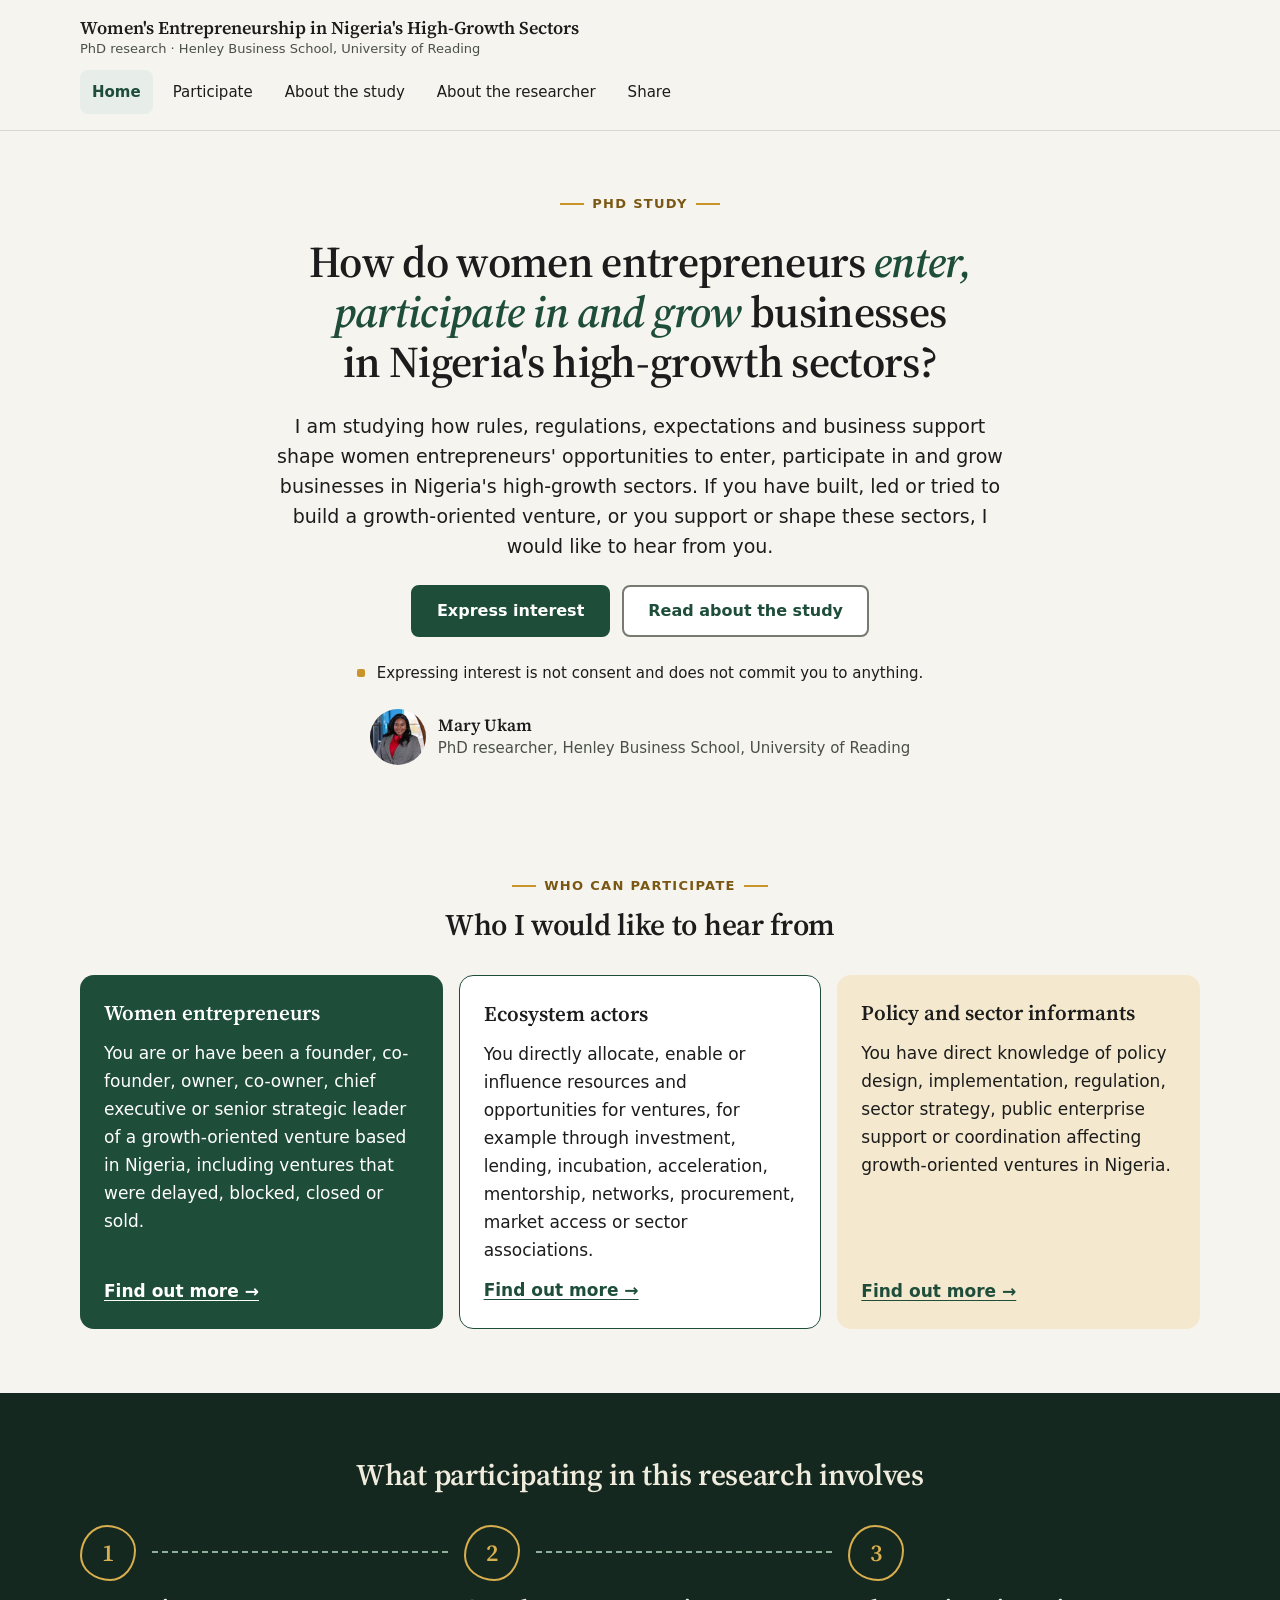
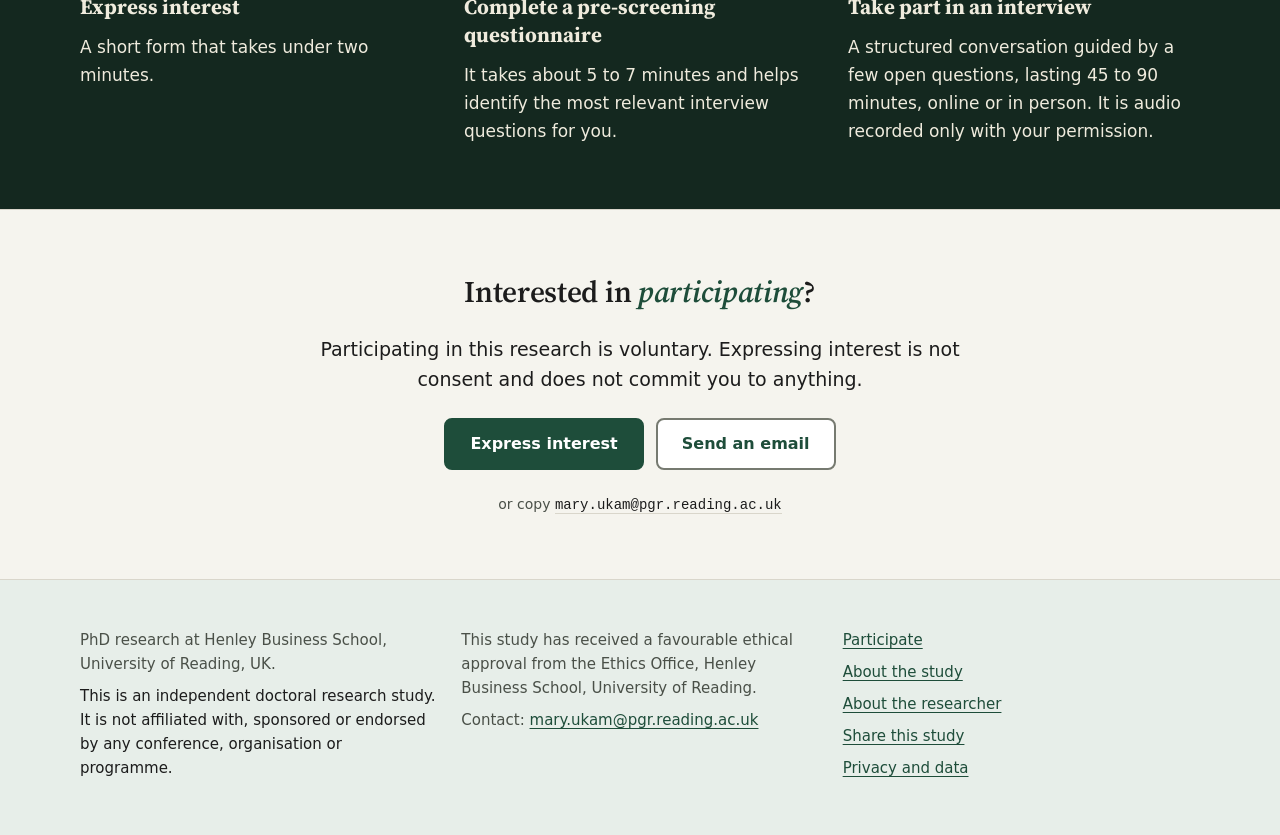
<file: index.html>
<!doctype html>
<html lang="en-GB">
<head>
<meta charset="utf-8">
<meta name="viewport" content="width=device-width, initial-scale=1">
<title>Women's Entrepreneurship in Nigeria's High-Growth Sectors</title>
<meta name="description" content="A PhD study at Henley Business School, University of Reading, on how women entrepreneurs enter, participate in and grow businesses in Nigeria's high-growth sectors.">
<link rel="preconnect" href="https://fonts.googleapis.com">
<link rel="preconnect" href="https://fonts.gstatic.com" crossorigin>
<!-- Before launch: replace this Google Fonts link with a self-hosted copy of Source Serif 4 (600, regular and italic). -->
<link rel="stylesheet" href="https://fonts.googleapis.com/css2?family=Source+Serif+4:ital,opsz,wght@0,8..60,400;0,8..60,600;1,8..60,600&amp;display=swap">
<link rel="stylesheet" href="assets/css/site.css">
</head>
<body>
<a class="rs-skip" href="#main">Skip to content</a>
<header class="rs-header"><div class="rs-wrap rs-header-inner">
  <a class="rs-brand" href="index.html"><span class="rs-brand-name">Women's Entrepreneurship in Nigeria's High-Growth Sectors</span><span class="rs-brand-aff">PhD research &middot; Henley Business School, University of Reading</span></a>
  <nav aria-label="Main"><ul class="rs-nav"><li><a href="index.html" aria-current="page">Home</a></li><li><a href="participate.html">Participate</a></li><li><a href="about-the-study.html">About the study</a></li><li><a href="about-the-researcher.html">About the researcher</a></li><li><a href="share.html">Share</a></li></ul></nav>
</div></header>
<main id="main">
<section class="rs-opening"><div class="rs-wrap"><div class="rs-center">
  <p class="rs-eyebrow">PhD study</p>
  <h1 class="rs-serif rs-display">How do women entrepreneurs <span class="rs-accent">enter, participate in and grow</span> businesses in Nigeria's high-growth sectors?</h1>
  <p class="rs-lead">I am studying how rules, regulations, expectations and business support shape women entrepreneurs' opportunities to enter, participate in and grow businesses in Nigeria's high-growth sectors. If you have built, led or tried to build a growth-oriented venture, or you support or shape these sectors, I would like to hear from you.</p>
  <div class="rs-actions"><a class="rs-btn rs-btn-primary" href="https://app.onlinesurveys.jisc.ac.uk/s/reading/research-study-interest">Express interest</a><a class="rs-btn rs-btn-secondary" href="about-the-study.html">Read about the study</a></div>
  <p class="rs-consent">Expressing interest is not consent and does not commit you to anything.</p>
  <a class="rs-byline" href="about-the-researcher.html" style="text-decoration:none;color:inherit"><picture><source srcset="assets/img/mary-ukam-small.webp" type="image/webp"><img src="assets/img/mary-ukam-small.jpg" alt="" width="56" height="56"></picture><span><span class="rs-person-name" style="display:block">Mary Ukam</span><span class="rs-small" style="display:block">PhD researcher, Henley Business School, University of Reading</span></span></a>
</div></div></section>

<section class="rs-section"><div class="rs-wrap rs-stack-lg">
  <div class="rs-section-head rs-center"><p class="rs-eyebrow">Who can participate</p><h2 class="rs-serif rs-h2">Who I would like to hear from</h2></div>
  <div class="rs-groups">
    <article class="rs-group rs-group-solid"><h3 class="rs-serif rs-h3">Women entrepreneurs</h3><p>You are or have been a founder, co-founder, owner, co-owner, chief executive or senior strategic leader of a growth-oriented venture based in Nigeria, including ventures that were delayed, blocked, closed or sold.</p><a href="participate.html#women-entrepreneurs">Find out more<span class="rs-vh"> about participating as a woman entrepreneur</span> &rarr;</a></article>
    <article class="rs-group rs-group-outline"><h3 class="rs-serif rs-h3">Ecosystem actors</h3><p>You directly allocate, enable or influence resources and opportunities for ventures, for example through investment, lending, incubation, acceleration, mentorship, networks, procurement, market access or sector associations.</p><a href="participate.html#ecosystem-actors">Find out more<span class="rs-vh"> about participating as an ecosystem actor</span> &rarr;</a></article>
    <article class="rs-group rs-group-gold"><h3 class="rs-serif rs-h3">Policy and sector informants</h3><p>You have direct knowledge of policy design, implementation, regulation, sector strategy, public enterprise support or coordination affecting growth-oriented ventures in Nigeria.</p><a href="participate.html#policy-informants">Find out more<span class="rs-vh"> about participating as a policy or sector informant</span> &rarr;</a></article>
  </div>
</div></section>

<section class="rs-chalk"><div class="rs-wrap rs-stack-lg">
  <div class="rs-section-head rs-center"><h2 class="rs-serif rs-h2">What participating in this research involves</h2></div>
  <ol class="rs-steps">
    <li><strong>Express interest</strong><p>A short form that takes under two minutes.</p></li>
    <li><strong>Complete a pre-screening questionnaire</strong><p>It takes about 5 to 7 minutes and helps identify the most relevant interview questions for you.</p></li>
    <li><strong>Take part in an interview</strong><p>A structured conversation guided by a few open questions, lasting 45 to 90 minutes, online or in person. It is audio recorded only with your permission.</p></li>
  </ol>
</div></section>

<section class="rs-cta rs-anchor"><div class="rs-wrap"><div class="rs-center">
  <h2 class="rs-serif rs-h2">Interested in <span class="rs-accent">participating</span>?</h2>
  <p class="rs-lead">Participating in this research is voluntary. Expressing interest is not consent and does not commit you to anything.</p>
  <div class="rs-actions"><a class="rs-btn rs-btn-primary" href="https://app.onlinesurveys.jisc.ac.uk/s/reading/research-study-interest">Express interest</a><a class="rs-btn rs-btn-secondary" href="mailto:mary.ukam@pgr.reading.ac.uk?subject=Research%20study%20interest">Send an email</a></div>
  <p class="rs-copyline">or copy <code>mary.ukam@pgr.reading.ac.uk</code></p>
</div></div></section>
</main>
<footer class="rs-footer"><div class="rs-wrap rs-footer-grid">
  <div><p>PhD research at Henley Business School, University of Reading, UK.</p><p class="rs-independence">This is an independent doctoral research study. It is not affiliated with, sponsored or endorsed by any conference, organisation or programme.</p></div>
  <div><p>This study has received a favourable ethical approval from the Ethics Office, Henley Business School, University of Reading.</p><p>Contact: <a href="mailto:mary.ukam@pgr.reading.ac.uk">mary.ukam@pgr.reading.ac.uk</a></p></div>
  <nav aria-label="Footer"><p><a href="participate.html">Participate</a></p><p><a href="about-the-study.html">About the study</a></p><p><a href="about-the-researcher.html">About the researcher</a></p><p><a href="share.html">Share this study</a></p><p><a href="privacy.html">Privacy and data</a></p></nav>
</div></footer>
</body>
</html>
</file>
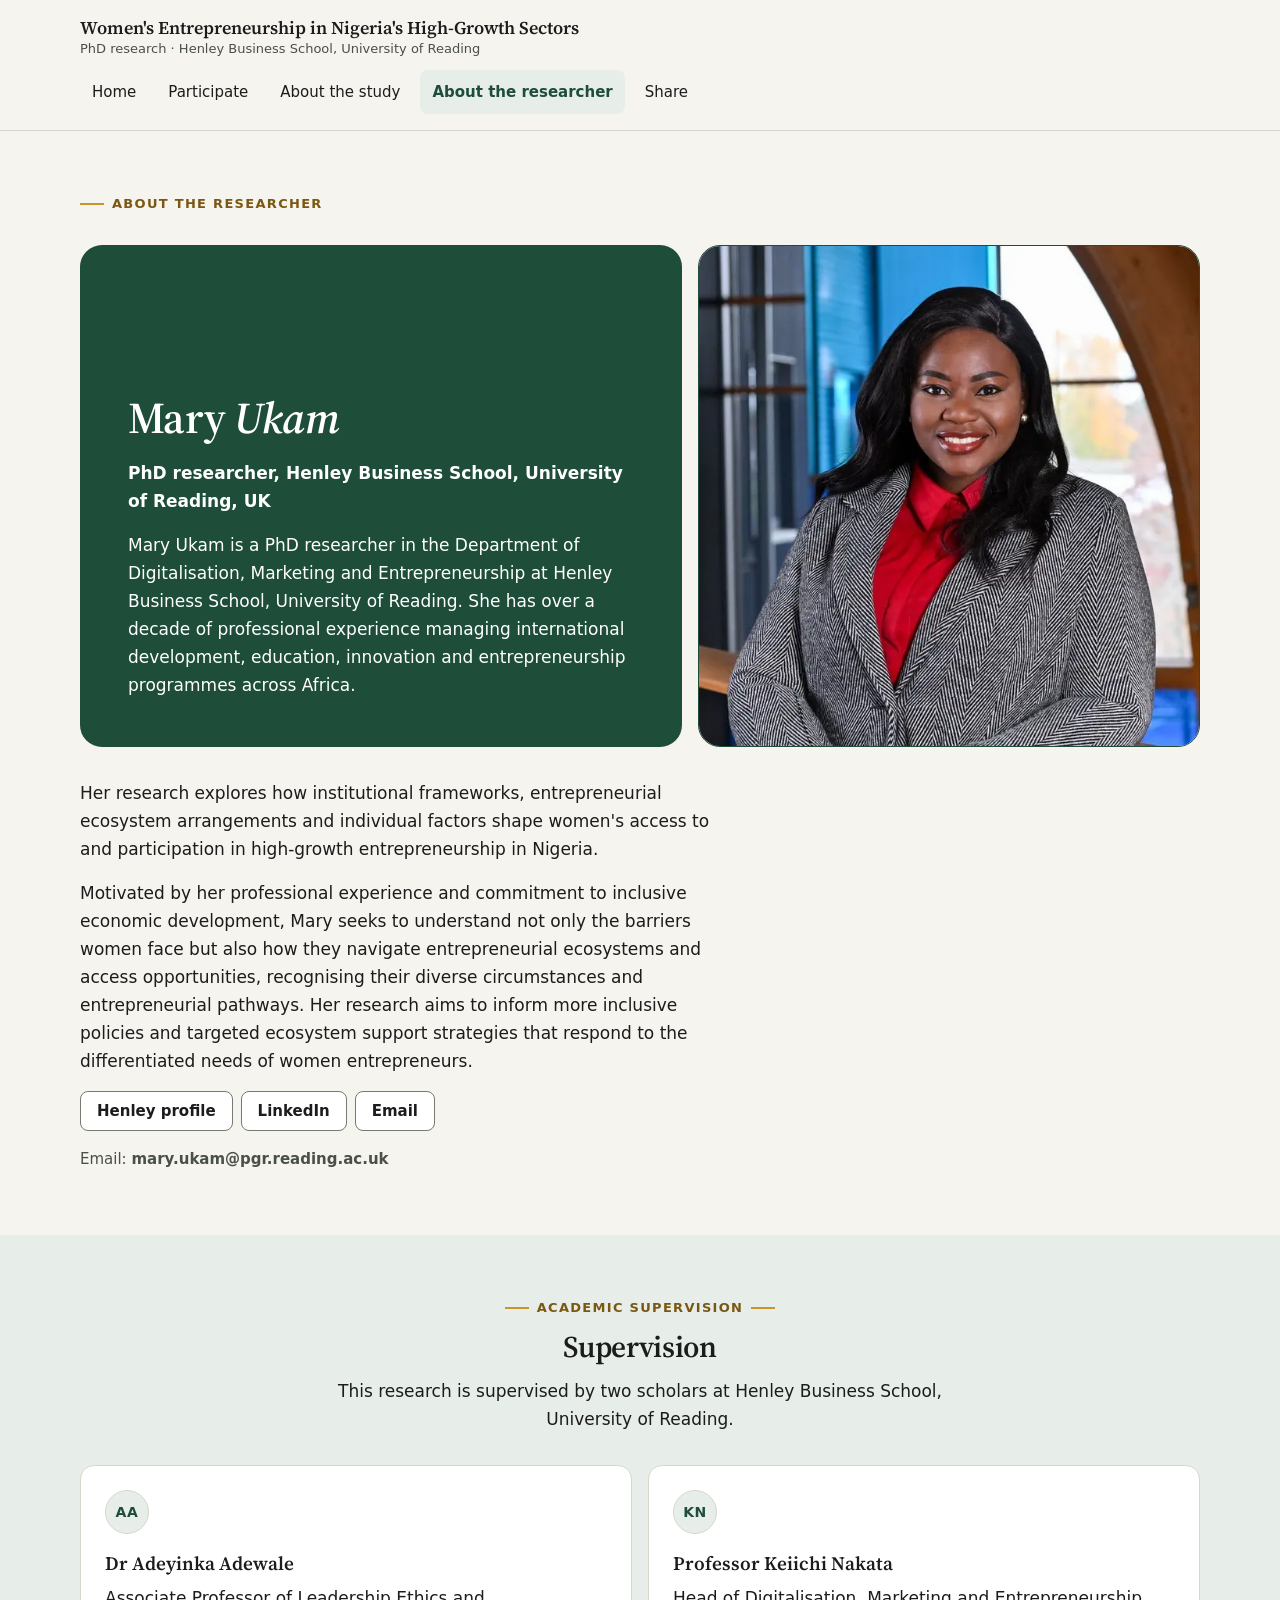
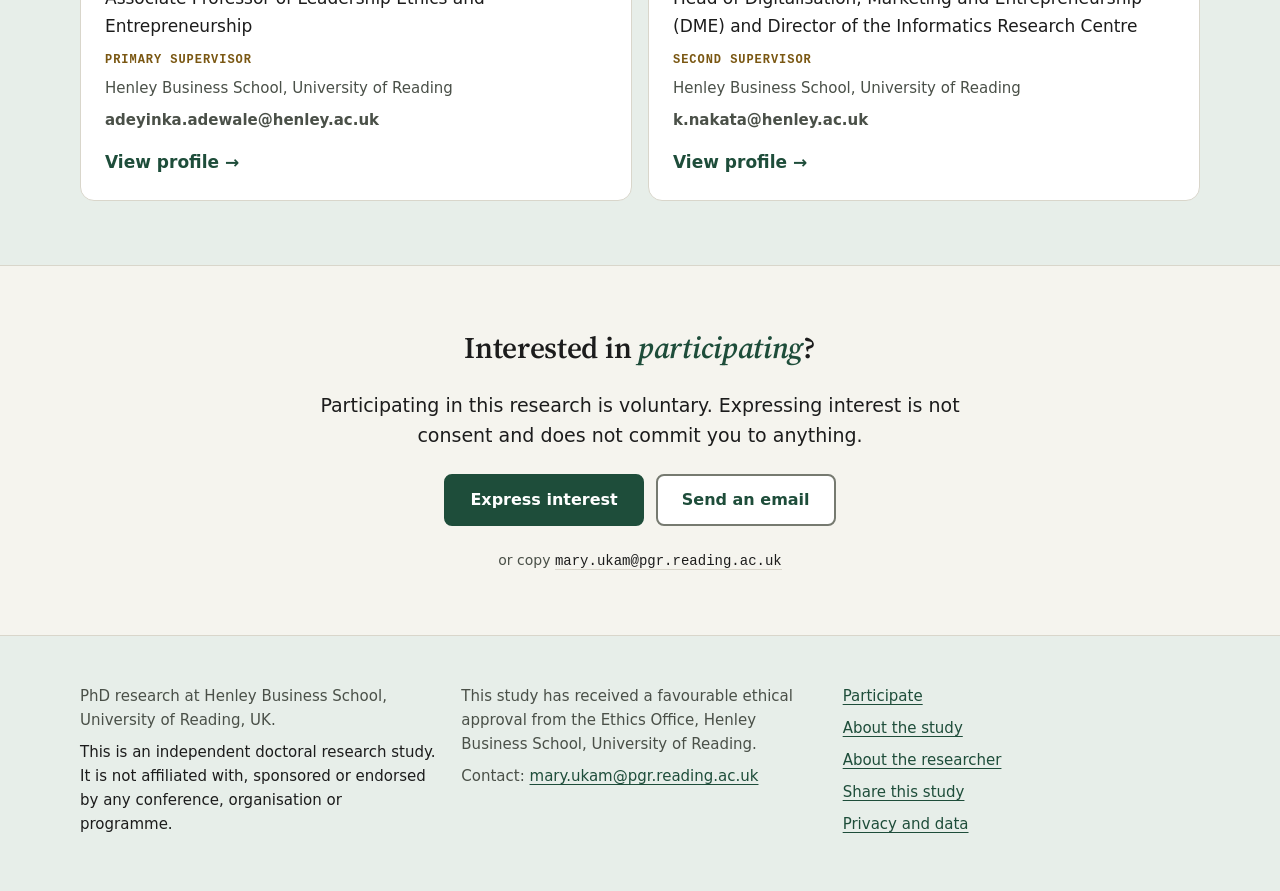
<file: about-the-researcher.html>
<!doctype html>
<html lang="en-GB">
<head>
<meta charset="utf-8">
<meta name="viewport" content="width=device-width, initial-scale=1">
<title>About the researcher | Women's Entrepreneurship in Nigeria's High-Growth Sectors</title>
<meta name="description" content="Mary Ukam, PhD researcher at Henley Business School, University of Reading, and her supervisors.">
<link rel="preconnect" href="https://fonts.googleapis.com">
<link rel="preconnect" href="https://fonts.gstatic.com" crossorigin>
<!-- Before launch: replace this Google Fonts link with a self-hosted copy of Source Serif 4 (600, regular and italic). -->
<link rel="stylesheet" href="https://fonts.googleapis.com/css2?family=Source+Serif+4:ital,opsz,wght@0,8..60,400;0,8..60,600;1,8..60,600&amp;display=swap">
<link rel="stylesheet" href="assets/css/site.css">
</head>
<body>
<a class="rs-skip" href="#main">Skip to content</a>
<header class="rs-header"><div class="rs-wrap rs-header-inner">
  <a class="rs-brand" href="index.html"><span class="rs-brand-name">Women's Entrepreneurship in Nigeria's High-Growth Sectors</span><span class="rs-brand-aff">PhD research &middot; Henley Business School, University of Reading</span></a>
  <nav aria-label="Main"><ul class="rs-nav"><li><a href="index.html">Home</a></li><li><a href="participate.html">Participate</a></li><li><a href="about-the-study.html">About the study</a></li><li><a href="about-the-researcher.html" aria-current="page">About the researcher</a></li><li><a href="share.html">Share</a></li></ul></nav>
</div></header>
<main id="main">

<section class="rs-section"><div class="rs-wrap rs-stack-lg">
  <p class="rs-eyebrow">About the researcher</p>
  <div class="rs-person-panel">
    <div class="rs-panel rs-group-solid" style="align-content:end">
      <h1 class="rs-serif rs-display" style="color:var(--on-brand)">Mary <span style="font-style:italic">Ukam</span></h1>
      <p style="font-weight:600">PhD researcher, Henley Business School, University of Reading, UK</p>
      <p>Mary Ukam is a PhD researcher in the Department of Digitalisation, Marketing and Entrepreneurship at Henley Business School, University of Reading. She has over a decade of professional experience managing international development, education, innovation and entrepreneurship programmes across Africa.</p>
    </div>
    <div class="rs-photo"><picture><source srcset="assets/img/mary-ukam.webp" type="image/webp"><img src="assets/img/mary-ukam.jpg" alt="Mary Ukam" width="640" height="640"></picture></div>
  </div>
  <div class="rs-text rs-stack">
    <p>Her research explores how institutional frameworks, entrepreneurial ecosystem arrangements and individual factors shape women's access to and participation in high-growth entrepreneurship in Nigeria.</p>
    <p>Motivated by her professional experience and commitment to inclusive economic development, Mary seeks to understand not only the barriers women face but also how they navigate entrepreneurial ecosystems and access opportunities, recognising their diverse circumstances and entrepreneurial pathways. Her research aims to inform more inclusive policies and targeted ecosystem support strategies that respond to the differentiated needs of women entrepreneurs.</p>
    <div class="rs-pills"><a class="rs-pill" href="https://www.henley.ac.uk/people/mary-ukam">Henley profile</a><a class="rs-pill" href="https://www.linkedin.com/in/mary-ukam/">LinkedIn</a><a class="rs-pill" href="mailto:mary.ukam@pgr.reading.ac.uk">Email</a></div>
    <p class="rs-small">Email: <span class="rs-email">mary.ukam@pgr.reading.ac.uk</span></p>
  </div>
</div></section>

<section class="rs-section" style="background:var(--surface-tint)"><div class="rs-wrap rs-stack-lg">
  <div class="rs-section-head rs-center"><p class="rs-eyebrow">Academic supervision</p><h2 class="rs-serif rs-h2">Supervision</h2><p>This research is supervised by two scholars at Henley Business School, University of Reading.</p></div>
  <div class="rs-cards">
    <article class="rs-supervisor"><span class="rs-initials" aria-hidden="true">AA</span><h3>Dr Adeyinka Adewale</h3><p>Associate Professor of Leadership Ethics and Entrepreneurship</p><p class="rs-role">Primary supervisor</p><p class="rs-small">Henley Business School, University of Reading</p><p class="rs-small"><span class="rs-email">adeyinka.adewale@henley.ac.uk</span></p><a class="rs-more" href="https://www.henley.ac.uk/people/adeyinka-adewale">View profile<span class="rs-vh"> of Dr Adeyinka Adewale</span> &rarr;</a></article>
    <article class="rs-supervisor"><span class="rs-initials" aria-hidden="true">KN</span><h3>Professor Keiichi Nakata</h3><p>Head of Digitalisation, Marketing and Entrepreneurship (DME) and Director of the Informatics Research Centre</p><p class="rs-role">Second supervisor</p><p class="rs-small">Henley Business School, University of Reading</p><p class="rs-small"><span class="rs-email">k.nakata@henley.ac.uk</span></p><a class="rs-more" href="https://www.henley.ac.uk/people/keiichi-nakata">View profile<span class="rs-vh"> of Professor Keiichi Nakata</span> &rarr;</a></article>
  </div>
</div></section>
<section class="rs-cta rs-anchor"><div class="rs-wrap"><div class="rs-center">
  <h2 class="rs-serif rs-h2">Interested in <span class="rs-accent">participating</span>?</h2>
  <p class="rs-lead">Participating in this research is voluntary. Expressing interest is not consent and does not commit you to anything.</p>
  <div class="rs-actions"><a class="rs-btn rs-btn-primary" href="https://app.onlinesurveys.jisc.ac.uk/s/reading/research-study-interest">Express interest</a><a class="rs-btn rs-btn-secondary" href="mailto:mary.ukam@pgr.reading.ac.uk?subject=Research%20study%20interest">Send an email</a></div>
  <p class="rs-copyline">or copy <code>mary.ukam@pgr.reading.ac.uk</code></p>
</div></div></section>
</main>
<footer class="rs-footer"><div class="rs-wrap rs-footer-grid">
  <div><p>PhD research at Henley Business School, University of Reading, UK.</p><p class="rs-independence">This is an independent doctoral research study. It is not affiliated with, sponsored or endorsed by any conference, organisation or programme.</p></div>
  <div><p>This study has received a favourable ethical approval from the Ethics Office, Henley Business School, University of Reading.</p><p>Contact: <a href="mailto:mary.ukam@pgr.reading.ac.uk">mary.ukam@pgr.reading.ac.uk</a></p></div>
  <nav aria-label="Footer"><p><a href="participate.html">Participate</a></p><p><a href="about-the-study.html">About the study</a></p><p><a href="about-the-researcher.html">About the researcher</a></p><p><a href="share.html">Share this study</a></p><p><a href="privacy.html">Privacy and data</a></p></nav>
</div></footer>
</body>
</html>
</file>
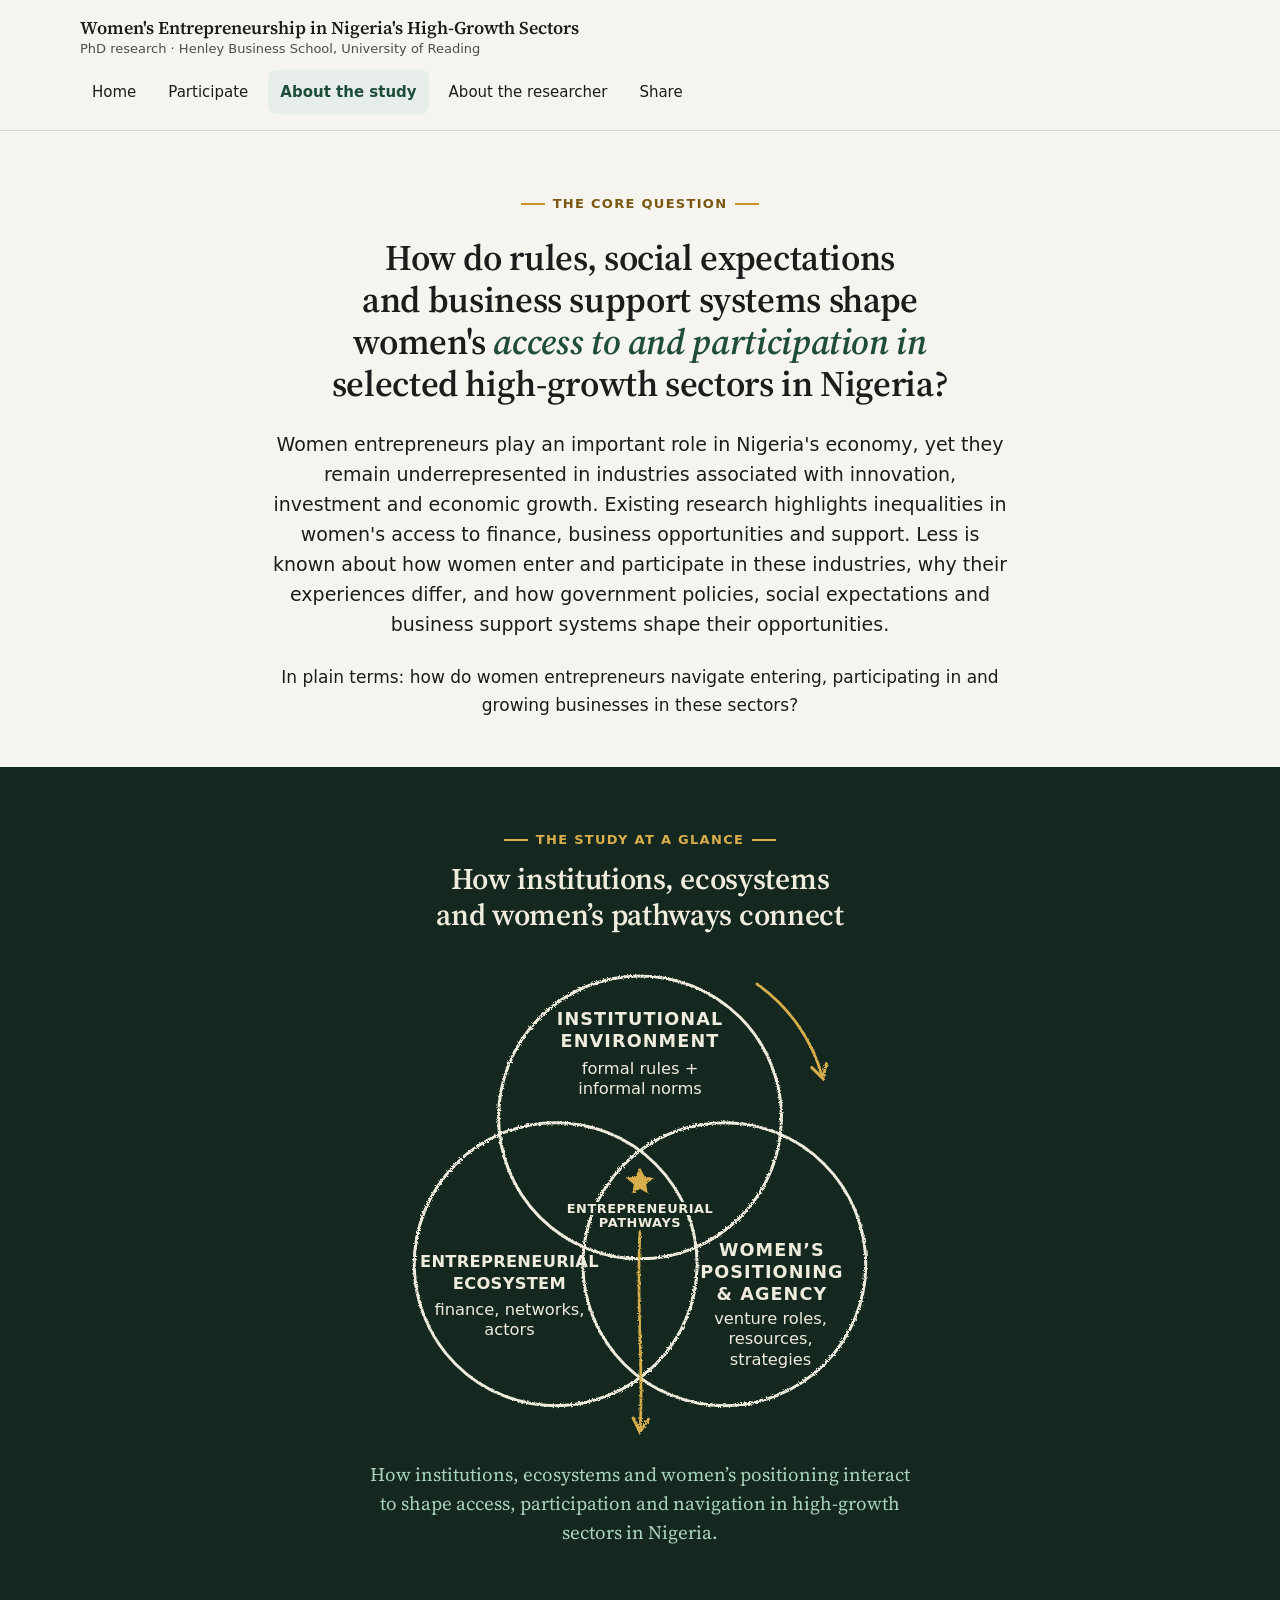
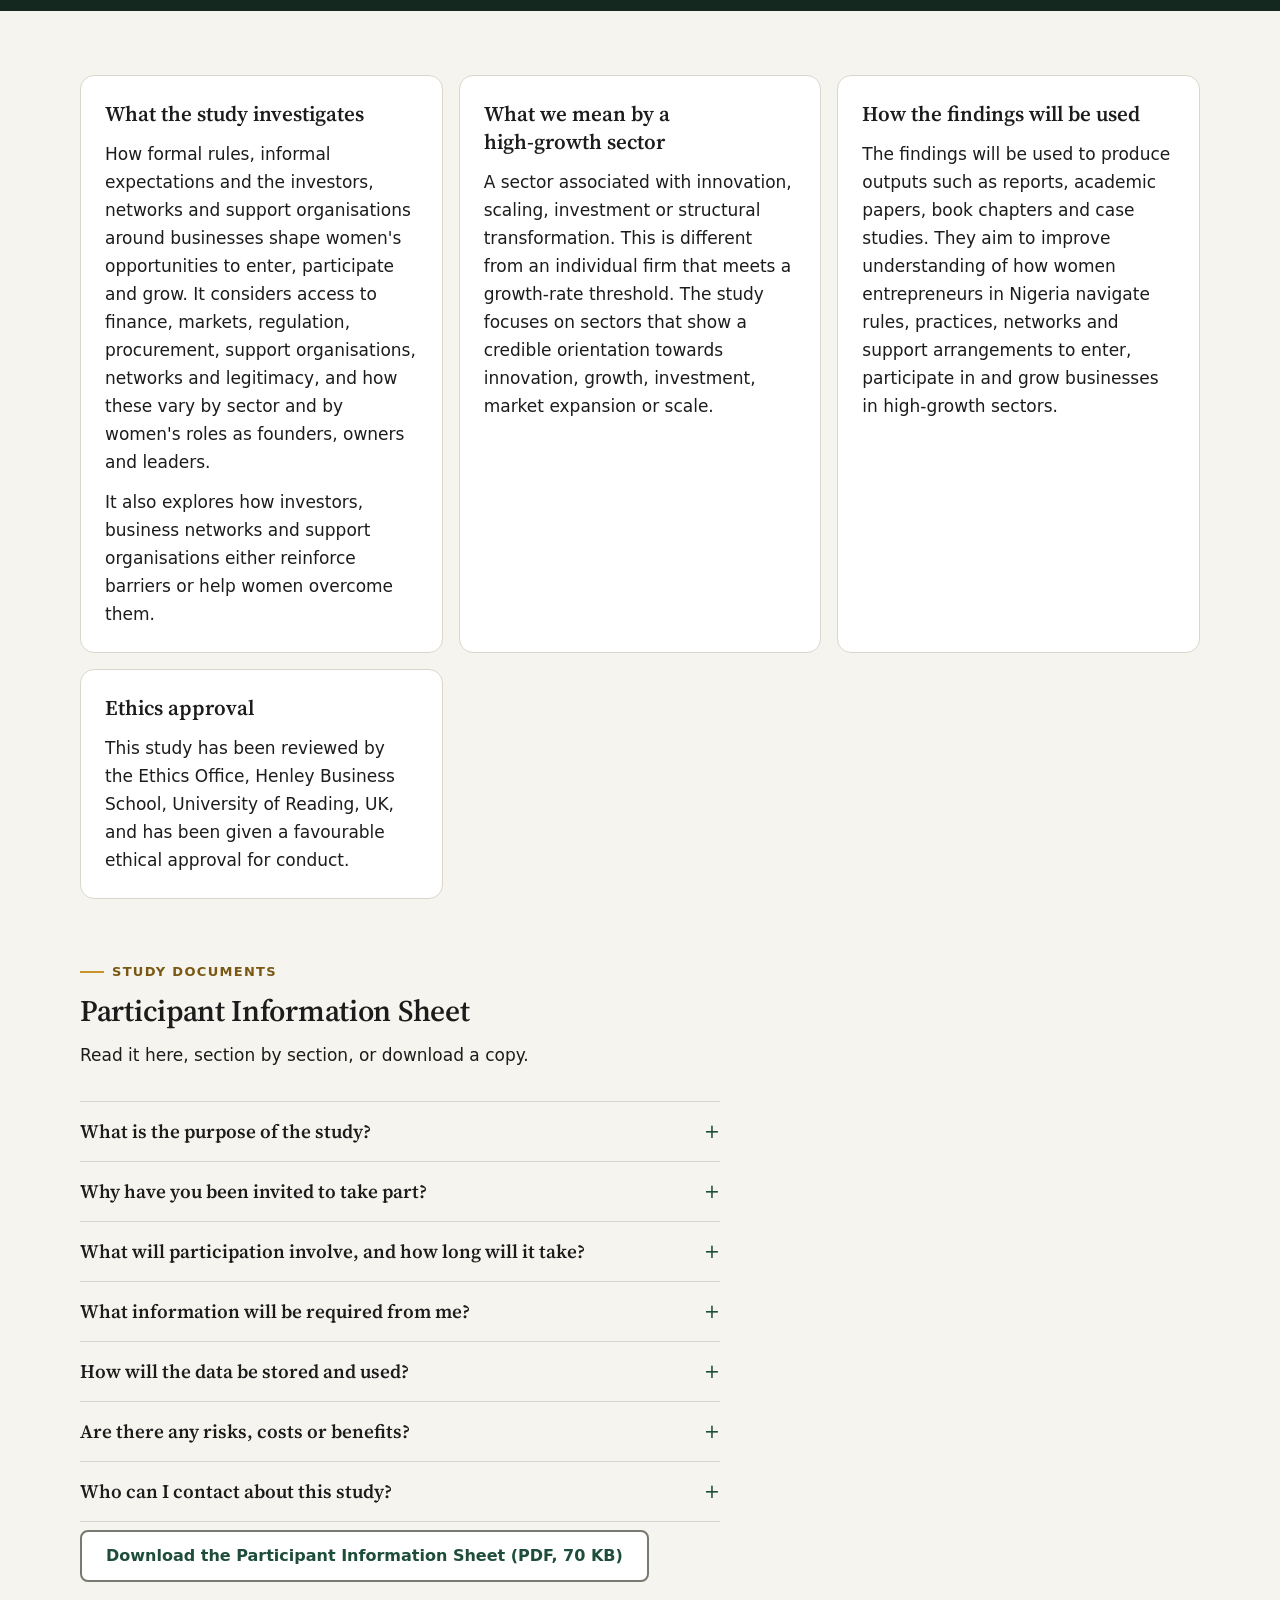
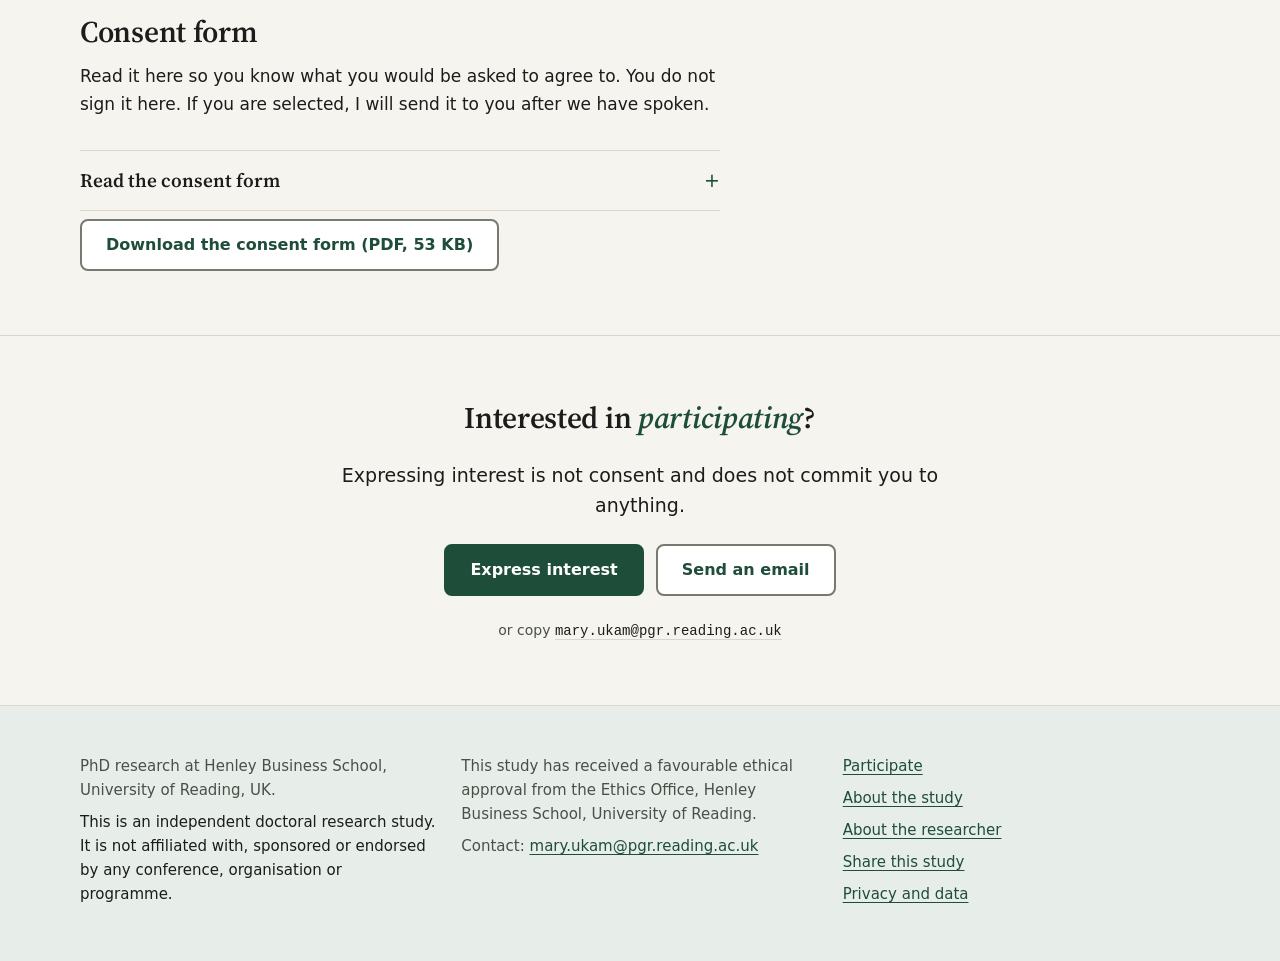
<file: about-the-study.html>
<!doctype html>
<html lang="en-GB">
<head>
<meta charset="utf-8">
<meta name="viewport" content="width=device-width, initial-scale=1">
<title>About the study | Women's Entrepreneurship in Nigeria's High-Growth Sectors</title>
<meta name="description" content="The core question of the study, why it matters, what it investigates, and the study documents.">
<link rel="preconnect" href="https://fonts.googleapis.com">
<link rel="preconnect" href="https://fonts.gstatic.com" crossorigin>
<!-- Before launch: replace this Google Fonts link with a self-hosted copy of Source Serif 4 (600, regular and italic). -->
<link rel="stylesheet" href="https://fonts.googleapis.com/css2?family=Source+Serif+4:ital,opsz,wght@0,8..60,400;0,8..60,600;1,8..60,600&amp;display=swap">
<link rel="stylesheet" href="assets/css/site.css">
</head>
<body>
<a class="rs-skip" href="#main">Skip to content</a>
<header class="rs-header"><div class="rs-wrap rs-header-inner">
  <a class="rs-brand" href="index.html"><span class="rs-brand-name">Women's Entrepreneurship in Nigeria's High-Growth Sectors</span><span class="rs-brand-aff">PhD research &middot; Henley Business School, University of Reading</span></a>
  <nav aria-label="Main"><ul class="rs-nav"><li><a href="index.html">Home</a></li><li><a href="participate.html">Participate</a></li><li><a href="about-the-study.html" aria-current="page">About the study</a></li><li><a href="about-the-researcher.html">About the researcher</a></li><li><a href="share.html">Share</a></li></ul></nav>
</div></header>
<main id="main">
<section class="rs-opening"><div class="rs-wrap"><div class="rs-center">
  <p class="rs-eyebrow">The core question</p>
  <h1 class="rs-serif rs-h1">How do rules, social expectations and business support systems shape women's <span class="rs-accent">access to and participation in</span> selected high-growth sectors in Nigeria?</h1>
  <p class="rs-lead">Women entrepreneurs play an important role in Nigeria's economy, yet they remain underrepresented in industries associated with innovation, investment and economic growth. Existing research highlights inequalities in women's access to finance, business opportunities and support. Less is known about how women enter and participate in these industries, why their experiences differ, and how government policies, social expectations and business support systems shape their opportunities.</p>
  <p>In plain terms: how do women entrepreneurs navigate entering, participating in and growing businesses in these sectors?</p>
</div></div></section>

<section class="rs-chalk"><div class="rs-wrap rs-stack-lg">
  <div class="rs-section-head rs-center"><p class="rs-eyebrow">The study at a glance</p><h2 class="rs-serif rs-h2">How institutions, ecosystems and women&#8217;s pathways connect</h2></div>
  <figure class="rs-chalk-figure rs-chalk-figure-lg">
<svg viewBox="0 0 400 352" role="img" aria-labelledby="venn-title venn-desc">
  <title id="venn-title">How institutions, ecosystems and women's pathways connect</title>
  <desc id="venn-desc">Three overlapping circles. The institutional environment: formal rules and informal norms. The entrepreneurial ecosystem: finance, networks and actors. Women's positioning and agency: venture roles, resources and strategies. Where all three overlap are entrepreneurial pathways.</desc>
  <defs>
    <filter id="chalk" x="-5%" y="-5%" width="110%" height="110%"><feTurbulence type="fractalNoise" baseFrequency="0.85" numOctaves="2" seed="4" result="n"/><feDisplacementMap in="SourceGraphic" in2="n" scale="2.6"/></filter>
    <marker id="chalk-arrow" viewBox="0 0 10 10" refX="7" refY="5" markerWidth="7" markerHeight="7" orient="auto-start-reverse"><path d="M1 1L8 5L1 9" fill="none" stroke="#D9AE4E" stroke-width="1.6" stroke-linecap="round"/></marker>
  </defs>
  <g filter="url(#chalk)" fill="none" stroke-linecap="round">
    <circle cx="200" cy="112" r="104" stroke="#EFEBDD" stroke-width="2.2"/>
    <circle cx="138" cy="220" r="104" stroke="#EFEBDD" stroke-width="2.2"/>
    <circle cx="262" cy="220" r="104" stroke="#EFEBDD" stroke-width="2.2"/>
    <path d="M286 14 A 124 124 0 0 1 334 82" stroke="#D9AE4E" stroke-width="2" marker-end="url(#chalk-arrow)"/>
    <path d="M200 196 C 197 250, 203 300, 200 342" stroke="#D9AE4E" stroke-width="2" marker-end="url(#chalk-arrow)"/>
    <path d="M200 150 l3 6 6 1 -5 4 1 6 -5 -3 -5 3 1 -6 -5 -4 6 -1z" fill="#D9AE4E" stroke="#D9AE4E" stroke-width="1"/>
  </g>
  <g font-family="system-ui, -apple-system, 'Segoe UI', Roboto, Arial, sans-serif" fill="#EFEBDD" text-anchor="middle">
    <g font-size="13" font-weight="700" letter-spacing="0.8">
      <text x="200" y="44">INSTITUTIONAL</text><text x="200" y="60">ENVIRONMENT</text>
      <text x="104" y="222" font-size="12" letter-spacing="0.2">ENTREPRENEURIAL</text><text x="104" y="238" font-size="12" letter-spacing="0.2">ECOSYSTEM</text>
      <text x="297" y="214">WOMEN&#8217;S</text><text x="297" y="230">POSITIONING</text><text x="297" y="246">&amp; AGENCY</text>
    </g>
    <g font-size="12" font-weight="400">
      <text x="200" y="80">formal rules +</text><text x="200" y="95">informal norms</text>
      <text x="104" y="257">finance, networks,</text><text x="104" y="272">actors</text>
      <text x="296" y="264">venture roles,</text><text x="296" y="279">resources,</text><text x="296" y="294">strategies</text>
    </g>
    <g font-size="9.5" font-weight="700" letter-spacing="0.4" stroke="#14281F" stroke-width="3" paint-order="stroke">
      <text x="200" y="182">ENTREPRENEURIAL</text><text x="200" y="193">PATHWAYS</text>
    </g>
  </g>
</svg>
<figcaption class="rs-chalk-caption">How institutions, ecosystems and women&#8217;s positioning interact to shape access, participation and navigation in high-growth sectors in Nigeria.</figcaption>
</figure>
</div></section>

<section class="rs-section"><div class="rs-wrap"><div class="rs-cards">
  <div class="rs-card"><h2 class="rs-serif rs-h3">What the study investigates</h2><p>How formal rules, informal expectations and the investors, networks and support organisations around businesses shape women's opportunities to enter, participate and grow. It considers access to finance, markets, regulation, procurement, support organisations, networks and legitimacy, and how these vary by sector and by women's roles as founders, owners and leaders.</p><p>It also explores how investors, business networks and support organisations either reinforce barriers or help women overcome them.</p></div>
  <div class="rs-card"><h2 class="rs-serif rs-h3">What we mean by a high-growth sector</h2><p>A sector associated with innovation, scaling, investment or structural transformation. This is different from an individual firm that meets a growth-rate threshold. The study focuses on sectors that show a credible orientation towards innovation, growth, investment, market expansion or scale.</p></div>
  <div class="rs-card"><h2 class="rs-serif rs-h3">How the findings will be used</h2><p>The findings will be used to produce outputs such as reports, academic papers, book chapters and case studies. They aim to improve understanding of how women entrepreneurs in Nigeria navigate rules, practices, networks and support arrangements to enter, participate in and grow businesses in high-growth sectors.</p></div>
  <div class="rs-card"><h2 class="rs-serif rs-h3">Ethics approval</h2><p>This study has been reviewed by the Ethics Office, Henley Business School, University of Reading, UK, and has been given a favourable ethical approval for conduct.</p></div>
</div></div></section>

<section class="rs-section rs-anchor" id="documents" style="padding-top:0"><div class="rs-wrap"><div class="rs-text rs-stack-lg">
  <div class="rs-section-head"><p class="rs-eyebrow">Study documents</p><h2 class="rs-serif rs-h2">Participant Information Sheet</h2><p>Read it here, section by section, or download a copy.</p></div>
  <div><div class="rs-acc">
<details><summary>What is the purpose of the study?</summary><div class="rs-acc-body"><p>The study examines how formal rules, informal expectations and entrepreneurial ecosystem arrangements shape women's opportunity to enter, participate and grow within selected high-growth sectors in Nigeria. It considers access to finance, markets, regulation, procurement, support organizations, networks and legitimacy, and how these conditions may vary by sector and by women's roles as founders, owners and leaders.</p></div></details>
<details><summary>Why have you been invited to take part?</summary><div class="rs-acc-body"><p>You may have been invited because you are aged 18 or over and have direct experience relevant to entrepreneurship in a high-growth sector in Nigeria. You may be a woman who is or has been a founder, co-founder, owner, co-owner or strategic leader; a woman whose attempt to enter or build a venture was stalled, blocked or ended; an ecosystem actor who allocates or facilitates resources or opportunities; or a policy or sector informant with direct design, implementation, regulatory or coordination knowledge.</p><p>The study focuses on sectors that show a credible orientation towards innovation, growth, investment, market expansion or scale.</p><p><strong>High-growth sector:</strong> a sector associated with innovation, scaling, investment or structural transformation; distinct from a firm that meets a growth-rate threshold.</p></div></details>
<details><summary>What will participation involve, and how long will it take?</summary><div class="rs-acc-body"><p>You will be first asked to complete a short pre-screening questionnaire, which should take about 5 to 7 minutes. It helps identify the most relevant interview guide and supports a varied sample. Following this, a semi-structured interview will be conducted in person or online depending on what is most practical.</p><p>You will be asked about your role, significant events and decisions, access to resources or opportunities, formal requirements, informal expectations, ecosystem relationships and support arrangements. You may be invited to discuss a simple timeline or process. You are not expected to disclose confidential information that you are not authorised to share, or identify third parties unnecessarily. With your permission, the interview will be audio recorded so that an accurate transcript can be prepared. You may take part without video. Recording will not begin until your consent is confirmed.</p></div></details>
<details><summary>What information will be required from me?</summary><div class="rs-acc-body"><p>The study may collect your name, gender and contact details for recruitment and scheduling as well as support the description of the demographics of our sample; screening information about eligibility, role, sector, location and relevant experience; the audio recording and transcript of the interview; and optional background information used to understand sample variation. You may choose 'prefer not to say' for optional questions.</p><p>Contact details, consent records and research data will be kept separately. Research files will use a participant code rather than your name.</p></div></details>
<details><summary>How will the data be stored and used?</summary><div class="rs-acc-body"><p>All data will be anonymised, kept confidential and securely stored, with only anonymous identifiers used where relevant.</p><p>All data will be securely stored on the researcher's university OneDrive for security and never shared with anyone outside the research team. Neither your name nor your organisation's name will be included in the research findings. Direct quotes may be used, but they will remain anonymous. The research team anticipates using the research findings to produce outputs like reports, academic papers, book chapters and case studies.</p><p>See <a href="privacy.html">Privacy and data</a> for who is responsible for your data and your rights.</p></div></details>
<details><summary>Are there any risks, costs or benefits?</summary><div class="rs-acc-body"><p>There are no foreseeable risks or disadvantages expected from taking part in this study.</p><p>Your participation is voluntary and there is no cost, reimbursement or compensation involved. You may withdraw at any time without having to give any reason.</p><p>While there is no direct personal benefit, your participation will contribute to improving the understanding of how women entrepreneurs in Nigeria navigate rules, practices, networks and support arrangements to enter, participate and grow businesses in selected high-growth sectors.</p></div></details>
<details><summary>Who can I contact about this study?</summary><div class="rs-acc-body"><p>PhD student: Mary Ukam, <span class="rs-email">mary.ukam@pgr.reading.ac.uk</span>, Henley Business School, University of Reading, UK.</p><p>Primary supervisor: Dr Adeyinka Adewale, Associate Professor of Leadership Ethics and Entrepreneurship, <span class="rs-email">adeyinka.adewale@henley.ac.uk</span>, Henley Business School, University of Reading, UK.</p></div></details>
</div>
  <div class="rs-doc-actions"><a class="rs-btn rs-btn-secondary" href="assets/docs/participant-information-sheet.pdf">Download the Participant Information Sheet (PDF, 70 KB)</a></div></div>
  <div class="rs-section-head"><h2 class="rs-serif rs-h2">Consent form</h2><p>Read it here so you know what you would be asked to agree to. You do not sign it here. If you are selected, I will send it to you after we have spoken.</p></div>
  <div><div class="rs-acc">
<details><summary>Read the consent form</summary><div class="rs-acc-body">
<p>If you are selected, you will be asked to confirm each of these statements:</p>
<ol>
<li>I have read and had explained to me by Mary Ukam the accompanying Participant Information Sheet relating to the project.</li>
<li>I have had explained to me the purposes of the project and what will be required of me, and any questions I have had have been answered to my satisfaction.</li>
<li>I agree to the arrangements described in the Participant Information Sheet in so far as they relate to my participation.</li>
<li>I have had explained to me what information will be collected about me, what it will be used for, who it may be shared with, how it will be kept safe, and my rights in relation to my data.</li>
<li>I understand that the research data collected from me in this study will be preserved and made available in anonymised form, so that they can be consulted and re-used by others.</li>
<li>I understand that participation is entirely voluntary and that I have the right to withdraw from the project any time, and that this will be without detriment.</li>
<li>This project has been reviewed by the University Research Ethics Committee and National Research Ethics committee where relevant, and has been given a favourable ethical opinion for conduct.</li>
<li>I have received a copy of this Consent Form and of the accompanying Information Sheet.</li>
<li>I am over 18 years of age.</li>
</ol>
<p>Optional: I am happy to be included on a register of research participants for the purposes of being contacted about further studies by Mary Ukam.</p>
</div></details>
</div>
  <div class="rs-doc-actions"><a class="rs-btn rs-btn-secondary" href="assets/docs/consent-form.pdf">Download the consent form (PDF, 53 KB)</a></div></div>
</div></div></section>
<section class="rs-cta rs-anchor"><div class="rs-wrap"><div class="rs-center">
  <h2 class="rs-serif rs-h2">Interested in <span class="rs-accent">participating</span>?</h2>
  <p class="rs-lead">Expressing interest is not consent and does not commit you to anything.</p>
  <div class="rs-actions"><a class="rs-btn rs-btn-primary" href="https://app.onlinesurveys.jisc.ac.uk/s/reading/research-study-interest">Express interest</a><a class="rs-btn rs-btn-secondary" href="mailto:mary.ukam@pgr.reading.ac.uk?subject=Research%20study%20interest">Send an email</a></div>
  <p class="rs-copyline">or copy <code>mary.ukam@pgr.reading.ac.uk</code></p>
</div></div></section>
</main>
<footer class="rs-footer"><div class="rs-wrap rs-footer-grid">
  <div><p>PhD research at Henley Business School, University of Reading, UK.</p><p class="rs-independence">This is an independent doctoral research study. It is not affiliated with, sponsored or endorsed by any conference, organisation or programme.</p></div>
  <div><p>This study has received a favourable ethical approval from the Ethics Office, Henley Business School, University of Reading.</p><p>Contact: <a href="mailto:mary.ukam@pgr.reading.ac.uk">mary.ukam@pgr.reading.ac.uk</a></p></div>
  <nav aria-label="Footer"><p><a href="participate.html">Participate</a></p><p><a href="about-the-study.html">About the study</a></p><p><a href="about-the-researcher.html">About the researcher</a></p><p><a href="share.html">Share this study</a></p><p><a href="privacy.html">Privacy and data</a></p></nav>
</div></footer>
</body>
</html>
</file>
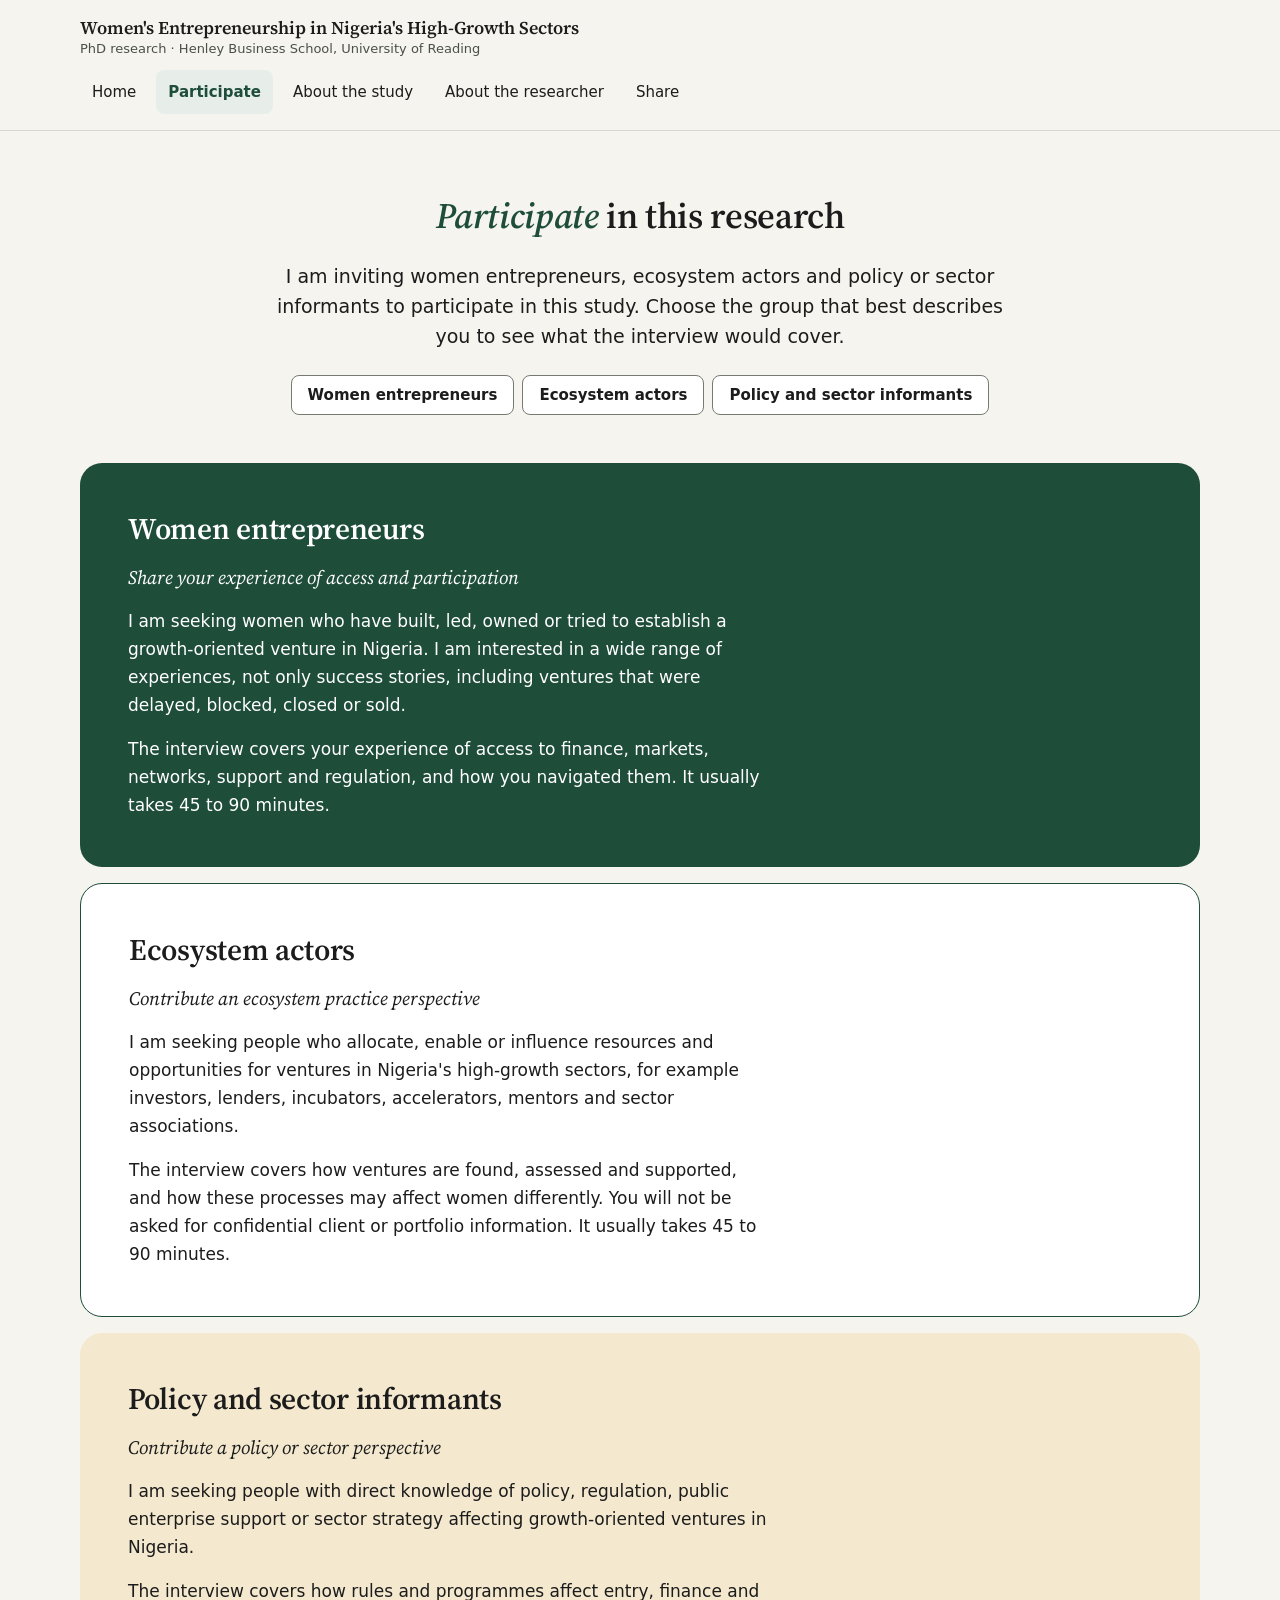
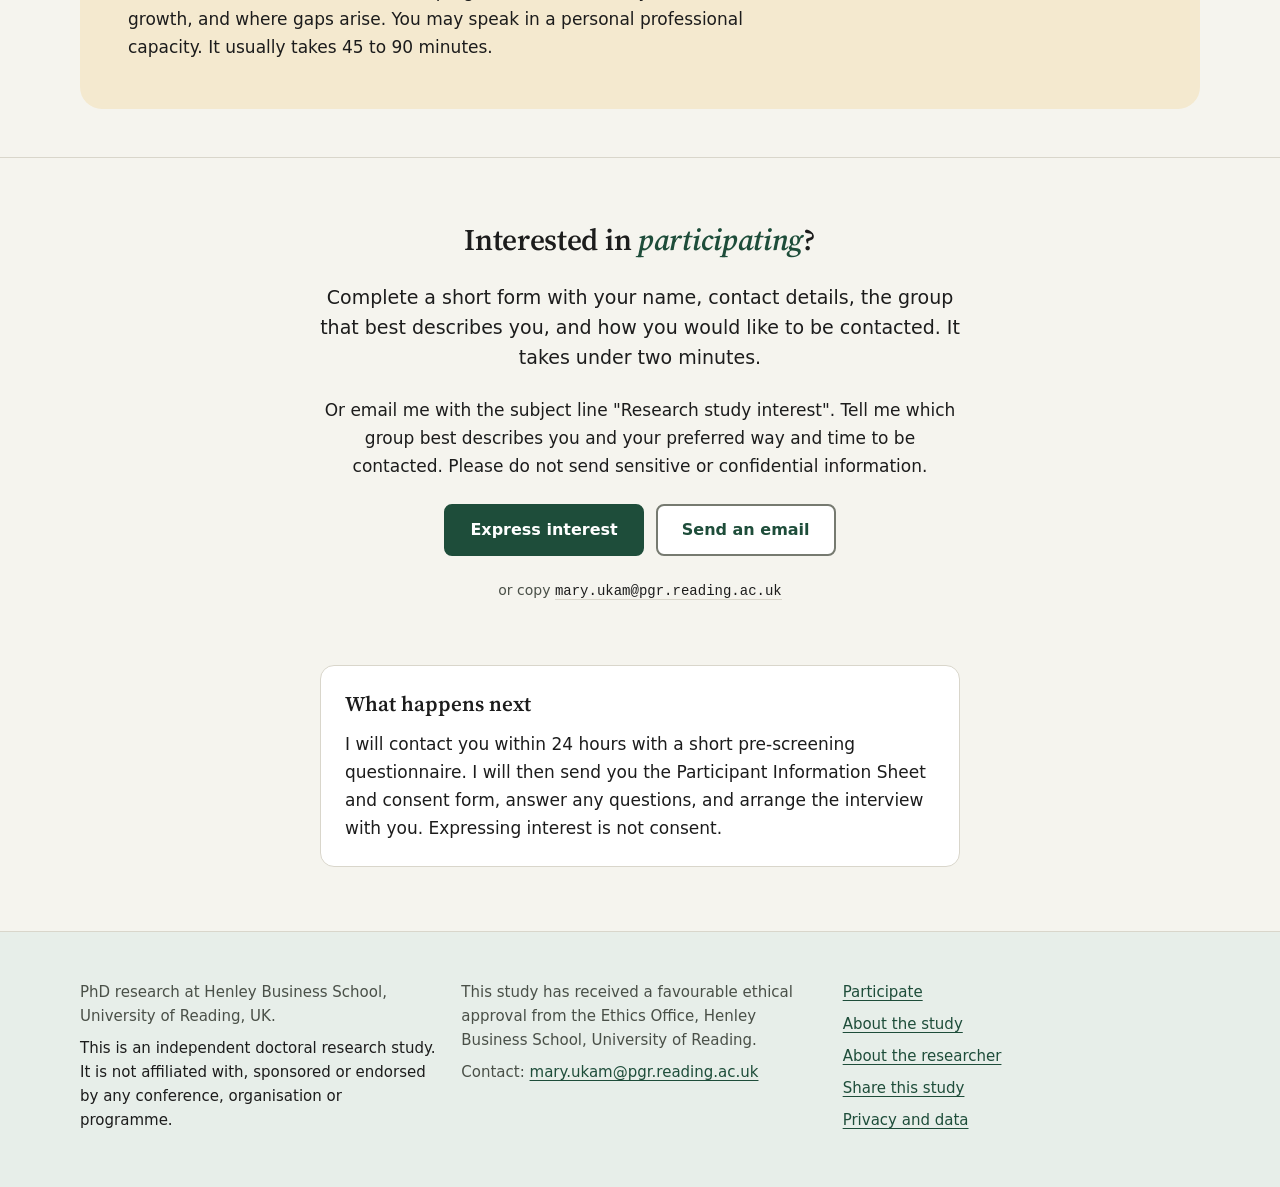
<file: participate.html>
<!doctype html>
<html lang="en-GB">
<head>
<meta charset="utf-8">
<meta name="viewport" content="width=device-width, initial-scale=1">
<title>Participate | Women's Entrepreneurship in Nigeria's High-Growth Sectors</title>
<meta name="description" content="Who is invited to participate in the study, what the interview covers, and how to express interest.">
<link rel="preconnect" href="https://fonts.googleapis.com">
<link rel="preconnect" href="https://fonts.gstatic.com" crossorigin>
<!-- Before launch: replace this Google Fonts link with a self-hosted copy of Source Serif 4 (600, regular and italic). -->
<link rel="stylesheet" href="https://fonts.googleapis.com/css2?family=Source+Serif+4:ital,opsz,wght@0,8..60,400;0,8..60,600;1,8..60,600&amp;display=swap">
<link rel="stylesheet" href="assets/css/site.css">
</head>
<body>
<a class="rs-skip" href="#main">Skip to content</a>
<header class="rs-header"><div class="rs-wrap rs-header-inner">
  <a class="rs-brand" href="index.html"><span class="rs-brand-name">Women's Entrepreneurship in Nigeria's High-Growth Sectors</span><span class="rs-brand-aff">PhD research &middot; Henley Business School, University of Reading</span></a>
  <nav aria-label="Main"><ul class="rs-nav"><li><a href="index.html">Home</a></li><li><a href="participate.html" aria-current="page">Participate</a></li><li><a href="about-the-study.html">About the study</a></li><li><a href="about-the-researcher.html">About the researcher</a></li><li><a href="share.html">Share</a></li></ul></nav>
</div></header>
<main id="main">
<section class="rs-opening"><div class="rs-wrap"><div class="rs-center">
  
  <h1 class="rs-serif rs-h1"><span class="rs-accent">Participate</span> in this research</h1>
  <p class="rs-lead">I am inviting women entrepreneurs, ecosystem actors and policy or sector informants to participate in this study. Choose the group that best describes you to see what the interview would cover.</p>
  <nav aria-label="Participant groups" class="rs-jump"><a class="rs-pill" href="#women-entrepreneurs">Women entrepreneurs</a><a class="rs-pill" href="#ecosystem-actors">Ecosystem actors</a><a class="rs-pill" href="#policy-informants">Policy and sector informants</a></nav>
</div></div></section>
<section style="padding-bottom:var(--space-12)"><div class="rs-wrap rs-stack">
  <article class="rs-panel rs-group-solid rs-anchor" id="women-entrepreneurs">
    <h2 class="rs-serif rs-h2" style="color:var(--on-brand)">Women entrepreneurs</h2>
    <p class="rs-tagline">Share your experience of access and participation</p>
    <p class="rs-text">I am seeking women who have built, led, owned or tried to establish a growth-oriented venture in Nigeria. I am interested in a wide range of experiences, not only success stories, including ventures that were delayed, blocked, closed or sold.</p>
    <p class="rs-text">The interview covers your experience of access to finance, markets, networks, support and regulation, and how you navigated them. It usually takes 45 to 90 minutes.</p>
  </article>
  <article class="rs-panel rs-group-outline rs-anchor" id="ecosystem-actors">
    <h2 class="rs-serif rs-h2">Ecosystem actors</h2>
    <p class="rs-tagline">Contribute an ecosystem practice perspective</p>
    <p class="rs-text">I am seeking people who allocate, enable or influence resources and opportunities for ventures in Nigeria's high-growth sectors, for example investors, lenders, incubators, accelerators, mentors and sector associations.</p>
    <p class="rs-text">The interview covers how ventures are found, assessed and supported, and how these processes may affect women differently. You will not be asked for confidential client or portfolio information. It usually takes 45 to 90 minutes.</p>
  </article>
  <article class="rs-panel rs-group-gold rs-anchor" id="policy-informants">
    <h2 class="rs-serif rs-h2">Policy and sector informants</h2>
    <p class="rs-tagline">Contribute a policy or sector perspective</p>
    <p class="rs-text">I am seeking people with direct knowledge of policy, regulation, public enterprise support or sector strategy affecting growth-oriented ventures in Nigeria.</p>
    <p class="rs-text">The interview covers how rules and programmes affect entry, finance and growth, and where gaps arise. You may speak in a personal professional capacity. It usually takes 45 to 90 minutes.</p>
  </article>
</div></section>
<section class="rs-cta rs-anchor" id="express-interest"><div class="rs-wrap"><div class="rs-center">
  <h2 class="rs-serif rs-h2">Interested in <span class="rs-accent">participating</span>?</h2>
  <p class="rs-lead">Complete a short form with your name, contact details, the group that best describes you, and how you would like to be contacted. It takes under two minutes.</p>
  <p>Or email me with the subject line "Research study interest". Tell me which group best describes you and your preferred way and time to be contacted. Please do not send sensitive or confidential information.</p>
  <div class="rs-actions"><a class="rs-btn rs-btn-primary" href="https://app.onlinesurveys.jisc.ac.uk/s/reading/research-study-interest">Express interest</a><a class="rs-btn rs-btn-secondary" href="mailto:mary.ukam@pgr.reading.ac.uk?subject=Research%20study%20interest">Send an email</a></div>
  <p class="rs-copyline">or copy <code>mary.ukam@pgr.reading.ac.uk</code></p>
</div></div></section>
<section style="padding-bottom:var(--space-16)"><div class="rs-wrap"><div class="rs-card" style="max-width:40rem;margin-inline:auto">
  <h3 class="rs-serif rs-h3">What happens next</h3>
  <p>I will contact you within 24 hours with a short pre-screening questionnaire. I will then send you the Participant Information Sheet and consent form, answer any questions, and arrange the interview with you. Expressing interest is not consent.</p>
</div></div></section>

</main>
<footer class="rs-footer"><div class="rs-wrap rs-footer-grid">
  <div><p>PhD research at Henley Business School, University of Reading, UK.</p><p class="rs-independence">This is an independent doctoral research study. It is not affiliated with, sponsored or endorsed by any conference, organisation or programme.</p></div>
  <div><p>This study has received a favourable ethical approval from the Ethics Office, Henley Business School, University of Reading.</p><p>Contact: <a href="mailto:mary.ukam@pgr.reading.ac.uk">mary.ukam@pgr.reading.ac.uk</a></p></div>
  <nav aria-label="Footer"><p><a href="participate.html">Participate</a></p><p><a href="about-the-study.html">About the study</a></p><p><a href="about-the-researcher.html">About the researcher</a></p><p><a href="share.html">Share this study</a></p><p><a href="privacy.html">Privacy and data</a></p></nav>
</div></footer>
</body>
</html>
</file>
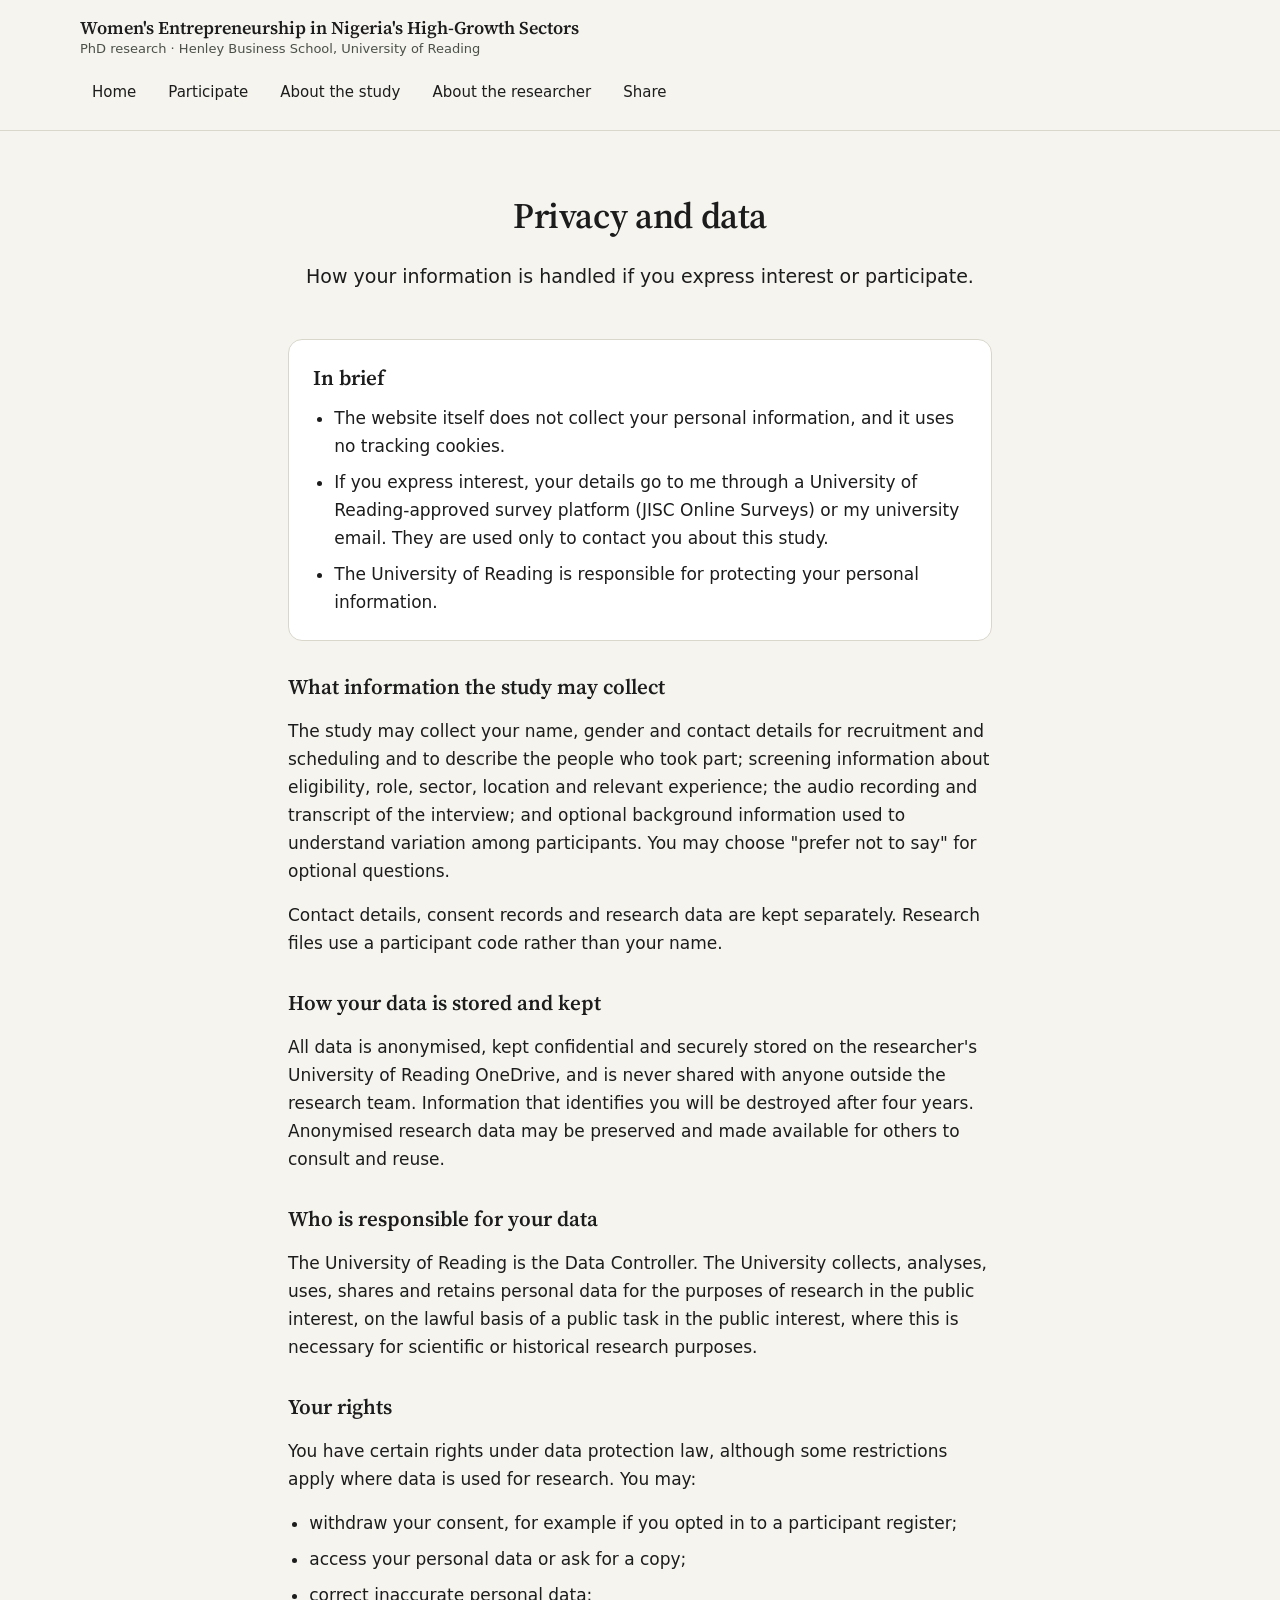
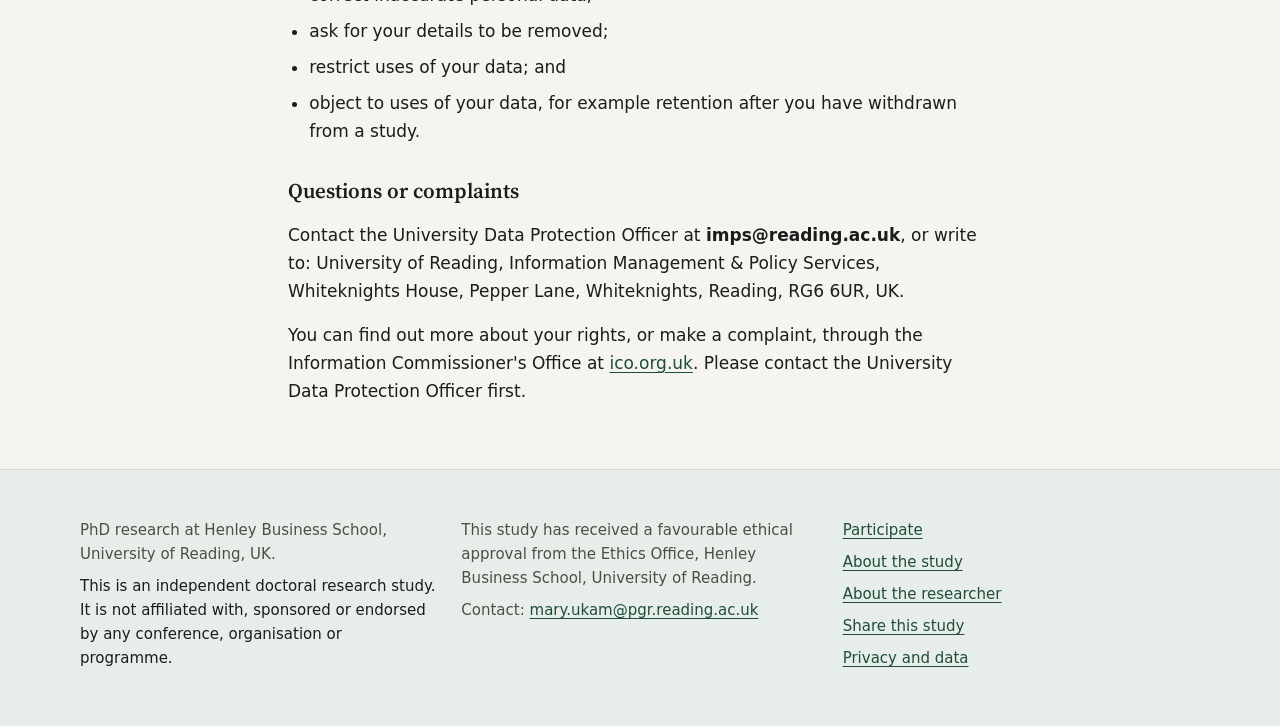
<file: privacy.html>
<!doctype html>
<html lang="en-GB">
<head>
<meta charset="utf-8">
<meta name="viewport" content="width=device-width, initial-scale=1">
<title>Privacy and data | Women's Entrepreneurship in Nigeria's High-Growth Sectors</title>
<meta name="description" content="How personal information is handled in this study and your rights.">
<link rel="preconnect" href="https://fonts.googleapis.com">
<link rel="preconnect" href="https://fonts.gstatic.com" crossorigin>
<!-- Before launch: replace this Google Fonts link with a self-hosted copy of Source Serif 4 (600, regular and italic). -->
<link rel="stylesheet" href="https://fonts.googleapis.com/css2?family=Source+Serif+4:ital,opsz,wght@0,8..60,400;0,8..60,600;1,8..60,600&amp;display=swap">
<link rel="stylesheet" href="assets/css/site.css">
</head>
<body>
<a class="rs-skip" href="#main">Skip to content</a>
<header class="rs-header"><div class="rs-wrap rs-header-inner">
  <a class="rs-brand" href="index.html"><span class="rs-brand-name">Women's Entrepreneurship in Nigeria's High-Growth Sectors</span><span class="rs-brand-aff">PhD research &middot; Henley Business School, University of Reading</span></a>
  <nav aria-label="Main"><ul class="rs-nav"><li><a href="index.html">Home</a></li><li><a href="participate.html">Participate</a></li><li><a href="about-the-study.html">About the study</a></li><li><a href="about-the-researcher.html">About the researcher</a></li><li><a href="share.html">Share</a></li></ul></nav>
</div></header>
<main id="main">
<section class="rs-opening"><div class="rs-wrap"><div class="rs-center">
  
  <h1 class="rs-serif rs-h1">Privacy and data</h1>
  <p class="rs-lead">How your information is handled if you express interest or participate.</p>
  
</div></div></section>
<section style="padding-bottom:var(--space-16)"><div class="rs-wrap"><div class="rs-stack-lg" style="max-width:44rem;margin-inline:auto">
  <div class="rs-card"><h2 class="rs-serif rs-h3">In brief</h2>
  <ul class="rs-list">
    <li>The website itself does not collect your personal information, and it uses no tracking cookies.</li>
    <li>If you express interest, your details go to me through a University of Reading-approved survey platform (JISC Online Surveys) or my university email. They are used only to contact you about this study.</li>
    <li>The University of Reading is responsible for protecting your personal information.</li>
  </ul></div>

  <div class="rs-stack"><h2 class="rs-serif rs-h3">What information the study may collect</h2>
  <p>The study may collect your name, gender and contact details for recruitment and scheduling and to describe the people who took part; screening information about eligibility, role, sector, location and relevant experience; the audio recording and transcript of the interview; and optional background information used to understand variation among participants. You may choose "prefer not to say" for optional questions.</p>
  <p>Contact details, consent records and research data are kept separately. Research files use a participant code rather than your name.</p></div>

  <div class="rs-stack"><h2 class="rs-serif rs-h3">How your data is stored and kept</h2>
  <p>All data is anonymised, kept confidential and securely stored on the researcher's University of Reading OneDrive, and is never shared with anyone outside the research team. Information that identifies you will be destroyed after four years. Anonymised research data may be preserved and made available for others to consult and reuse.</p></div>

  <div class="rs-stack"><h2 class="rs-serif rs-h3">Who is responsible for your data</h2>
  <p>The University of Reading is the Data Controller. The University collects, analyses, uses, shares and retains personal data for the purposes of research in the public interest, on the lawful basis of a public task in the public interest, where this is necessary for scientific or historical research purposes.</p></div>

  <div class="rs-stack"><h2 class="rs-serif rs-h3">Your rights</h2>
  <p>You have certain rights under data protection law, although some restrictions apply where data is used for research. You may:</p>
  <ul class="rs-list">
    <li>withdraw your consent, for example if you opted in to a participant register;</li>
    <li>access your personal data or ask for a copy;</li>
    <li>correct inaccurate personal data;</li>
    <li>ask for your details to be removed;</li>
    <li>restrict uses of your data; and</li>
    <li>object to uses of your data, for example retention after you have withdrawn from a study.</li>
  </ul></div>

  <div class="rs-stack"><h2 class="rs-serif rs-h3">Questions or complaints</h2>
  <p>Contact the University Data Protection Officer at <span class="rs-email">imps@reading.ac.uk</span>, or write to: University of Reading, Information Management &amp; Policy Services, Whiteknights House, Pepper Lane, Whiteknights, Reading, RG6 6UR, UK.</p>
  <p>You can find out more about your rights, or make a complaint, through the Information Commissioner's Office at <a href="https://ico.org.uk">ico.org.uk</a>. Please contact the University Data Protection Officer first.</p></div>
</div></div></section>

</main>
<footer class="rs-footer"><div class="rs-wrap rs-footer-grid">
  <div><p>PhD research at Henley Business School, University of Reading, UK.</p><p class="rs-independence">This is an independent doctoral research study. It is not affiliated with, sponsored or endorsed by any conference, organisation or programme.</p></div>
  <div><p>This study has received a favourable ethical approval from the Ethics Office, Henley Business School, University of Reading.</p><p>Contact: <a href="mailto:mary.ukam@pgr.reading.ac.uk">mary.ukam@pgr.reading.ac.uk</a></p></div>
  <nav aria-label="Footer"><p><a href="participate.html">Participate</a></p><p><a href="about-the-study.html">About the study</a></p><p><a href="about-the-researcher.html">About the researcher</a></p><p><a href="share.html">Share this study</a></p><p><a href="privacy.html">Privacy and data</a></p></nav>
</div></footer>
</body>
</html>
</file>
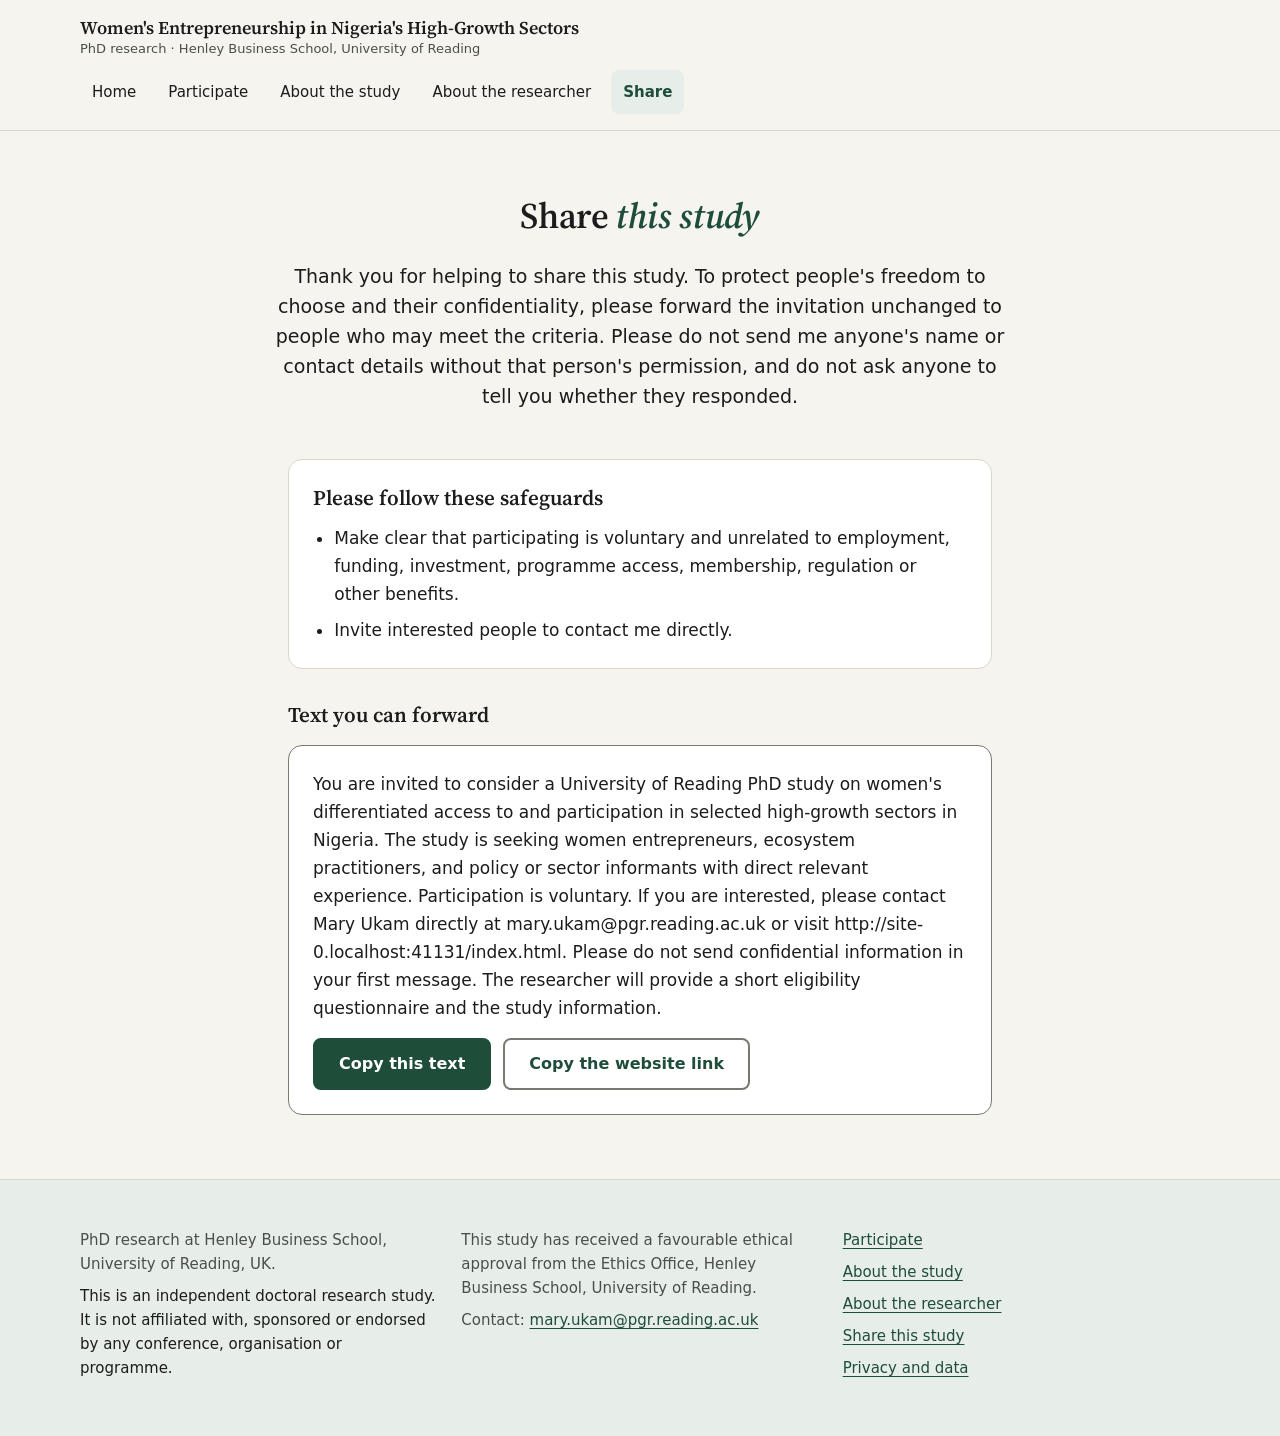
<file: share.html>
<!doctype html>
<html lang="en-GB">
<head>
<meta charset="utf-8">
<meta name="viewport" content="width=device-width, initial-scale=1">
<title>Share this study | Women's Entrepreneurship in Nigeria's High-Growth Sectors</title>
<meta name="description" content="Help share the study: the text to forward and how to share it appropriately.">
<link rel="preconnect" href="https://fonts.googleapis.com">
<link rel="preconnect" href="https://fonts.gstatic.com" crossorigin>
<!-- Before launch: replace this Google Fonts link with a self-hosted copy of Source Serif 4 (600, regular and italic). -->
<link rel="stylesheet" href="https://fonts.googleapis.com/css2?family=Source+Serif+4:ital,opsz,wght@0,8..60,400;0,8..60,600;1,8..60,600&amp;display=swap">
<link rel="stylesheet" href="assets/css/site.css">
</head>
<body>
<a class="rs-skip" href="#main">Skip to content</a>
<header class="rs-header"><div class="rs-wrap rs-header-inner">
  <a class="rs-brand" href="index.html"><span class="rs-brand-name">Women's Entrepreneurship in Nigeria's High-Growth Sectors</span><span class="rs-brand-aff">PhD research &middot; Henley Business School, University of Reading</span></a>
  <nav aria-label="Main"><ul class="rs-nav"><li><a href="index.html">Home</a></li><li><a href="participate.html">Participate</a></li><li><a href="about-the-study.html">About the study</a></li><li><a href="about-the-researcher.html">About the researcher</a></li><li><a href="share.html" aria-current="page">Share</a></li></ul></nav>
</div></header>
<main id="main">
<section class="rs-opening"><div class="rs-wrap"><div class="rs-center">
  
  <h1 class="rs-serif rs-h1">Share <span class="rs-accent">this study</span></h1>
  <p class="rs-lead">Thank you for helping to share this study. To protect people's freedom to choose and their confidentiality, please forward the invitation unchanged to people who may meet the criteria. Please do not send me anyone's name or contact details without that person's permission, and do not ask anyone to tell you whether they responded.</p>
  
</div></div></section>
<section style="padding-bottom:var(--space-16)"><div class="rs-wrap"><div class="rs-stack-lg" style="max-width:44rem;margin-inline:auto">
  <div class="rs-card"><h2 class="rs-serif rs-h3">Please follow these safeguards</h2>
  <ul class="rs-list">
    <li>Make clear that participating is voluntary and unrelated to employment, funding, investment, programme access, membership, regulation or other benefits.</li>
    <li>Invite interested people to contact me directly.</li>
  </ul></div>
  <div class="rs-stack"><h2 class="rs-serif rs-h3">Text you can forward</h2>
  <div class="rs-copy">
    <p id="forward-text">You are invited to consider a University of Reading PhD study on women's differentiated access to and participation in selected high-growth sectors in Nigeria. The study is seeking women entrepreneurs, ecosystem practitioners, and policy or sector informants with direct relevant experience. Participation is voluntary. If you are interested, please contact Mary Ukam directly at mary.ukam@pgr.reading.ac.uk or visit <span class="site-url">this study's website</span>. Please do not send confidential information in your first message. The researcher will provide a short eligibility questionnaire and the study information.</p>
    <div class="rs-actions"><button class="rs-btn rs-btn-primary" type="button" data-copy="forward-text">Copy this text</button><button class="rs-btn rs-btn-secondary" type="button" data-copy-url>Copy the website link</button><span class="rs-small" role="status" id="copy-status"></span></div>
  </div></div>
</div></div></section>
<script>
(function () {
  var home = new URL('index.html', location.href).href;
  document.querySelectorAll('.site-url').forEach(function (el) { el.textContent = home; });
  var status = document.getElementById('copy-status');
  function copy(text) {
    if (!navigator.clipboard) { status.textContent = 'Select the text to copy it'; return; }
    navigator.clipboard.writeText(text).then(function () { status.textContent = 'Copied'; }, function () { status.textContent = 'Select the text to copy it'; });
  }
  document.querySelector('[data-copy]').addEventListener('click', function () { copy(document.getElementById('forward-text').textContent); });
  document.querySelector('[data-copy-url]').addEventListener('click', function () { copy(home); });
})();
</script>

</main>
<footer class="rs-footer"><div class="rs-wrap rs-footer-grid">
  <div><p>PhD research at Henley Business School, University of Reading, UK.</p><p class="rs-independence">This is an independent doctoral research study. It is not affiliated with, sponsored or endorsed by any conference, organisation or programme.</p></div>
  <div><p>This study has received a favourable ethical approval from the Ethics Office, Henley Business School, University of Reading.</p><p>Contact: <a href="mailto:mary.ukam@pgr.reading.ac.uk">mary.ukam@pgr.reading.ac.uk</a></p></div>
  <nav aria-label="Footer"><p><a href="participate.html">Participate</a></p><p><a href="about-the-study.html">About the study</a></p><p><a href="about-the-researcher.html">About the researcher</a></p><p><a href="share.html">Share this study</a></p><p><a href="privacy.html">Privacy and data</a></p></nav>
</div></footer>
</body>
</html>
</file>
<file: assets/css/site.css>
/* Women's Entrepreneurship in Nigeria's High-Growth Sectors: site stylesheet.
   Generated from design-system/tokens.json and design-system/components/bundle.css. */

:root {
  --surface: #F5F4EE;
  --surface-raised: #FFFFFF;
  --surface-tint: #E7EEE9;
  --ink: #1C1C1C;
  --ink-muted: #4A5048;
  --brand: #1E4D3A;
  --brand-hover: #163A2C;
  --on-brand: #FFFFFF;
  --gold: #C9952B;
  --gold-ink: #7A5712;
  --rule: #D9D6CB;
  --border: #767A70;
  --focus: var(--ink);
  --gold-tint: #F4E9CF;
  --chalkboard: #14281F;
  --chalk: #EFEBDD;
  --chalk-gold: #D9AE4E;
  --chalk-green: #A9D3BC;
  --space-1: 4px;
  --space-2: 8px;
  --space-3: 12px;
  --space-4: 16px;
  --space-6: 24px;
  --space-8: 32px;
  --space-12: 48px;
  --space-16: 64px;
  --space-24: 96px;
  --radius-none: 0;
  --radius-sm: 8px;
  --radius-md: 14px;
  --radius-lg: 22px;
  --radius-round: 999px;
  --measure-text: 40rem;
  --measure-page: 72rem;
  --font-serif: "Source Serif 4", Georgia, "Times New Roman", serif;
  --font-sans: system-ui, -apple-system, "Segoe UI", Roboto, "Helvetica Neue", Arial, sans-serif;
  color-scheme: light;
}
@media (prefers-color-scheme: dark) {
  :root:not([data-theme="light"]) {
  --surface: #111915;
  --surface-raised: #18221D;
  --surface-tint: #1E2D25;
  --ink: #ECEAE2;
  --ink-muted: #B4B9AF;
  --brand: #8FCCAD;
  --brand-hover: #A8D9BF;
  --on-brand: #0E1F17;
  --gold: #D6A642;
  --gold-ink: #E0B860;
  --rule: #2C3832;
  --border: #7F877D;
  --focus: var(--ink);
  --gold-tint: #2E2614;
  --chalkboard: #0C1813;
  --chalk: #EFEBDD;
  --chalk-gold: #D9AE4E;
  --chalk-green: #A9D3BC;
  color-scheme: dark;
  }
}
:root[data-theme="dark"] {
  --surface: #111915;
  --surface-raised: #18221D;
  --surface-tint: #1E2D25;
  --ink: #ECEAE2;
  --ink-muted: #B4B9AF;
  --brand: #8FCCAD;
  --brand-hover: #A8D9BF;
  --on-brand: #0E1F17;
  --gold: #D6A642;
  --gold-ink: #E0B860;
  --rule: #2C3832;
  --border: #7F877D;
  --focus: var(--ink);
  --gold-tint: #2E2614;
  --chalkboard: #0C1813;
  --chalk: #EFEBDD;
  --chalk-gold: #D9AE4E;
  --chalk-green: #A9D3BC;
  color-scheme: dark;
}

/* Research Website components. Every value comes from tokens.css. */
body { margin: 0; background: var(--surface); color: var(--ink); font-family: var(--font-sans); font-size: 17px; line-height: 28px; }
.rs-wrap { max-width: var(--measure-page); margin: 0 auto; padding-left: max(var(--space-4), env(safe-area-inset-left, 0px)); padding-right: max(var(--space-4), env(safe-area-inset-right, 0px)); }
.rs-text { max-width: var(--measure-text); }
.rs-center { text-align: center; margin-inline: auto; }
.rs-serif { font-family: var(--font-serif); font-weight: 600; text-wrap: balance; color: var(--ink); margin: 0; }
.rs-display { font-size: 44px; line-height: 50px; letter-spacing: -0.015em; }
.rs-h1 { font-size: 36px; line-height: 42px; letter-spacing: -0.01em; }
.rs-h2 { font-size: 30px; line-height: 36px; letter-spacing: -0.01em; }
.rs-h3 { font-size: 21px; line-height: 28px; }
@media (max-width: 480px) { .rs-display { font-size: 34px; line-height: 40px; } .rs-h1 { font-size: 30px; line-height: 36px; } .rs-h2 { font-size: 26px; line-height: 32px; } }
.rs-accent { font-style: italic; color: var(--brand); }
.rs-lead { font-size: 19px; line-height: 30px; margin: 0; }
.rs-small { font-size: 15px; line-height: 24px; color: var(--ink-muted); margin: 0; }
.rs-rule { border: 0; border-top: 1px solid var(--rule); margin: 0; }
a { color: var(--brand); text-underline-offset: 3px; }
a:hover { color: var(--brand-hover); }
:focus-visible { outline: 3px solid var(--focus); outline-offset: 2px; }

/* Label: small uppercase line above a heading. Left: a short gold rule before it. Centred: a rule each side. */
.rs-eyebrow { display: flex; align-items: center; gap: var(--space-2); font-size: 13px; line-height: 18px; font-weight: 600; letter-spacing: 0.1em; text-transform: uppercase; color: var(--gold-ink); margin: 0; }
.rs-eyebrow::before { content: ""; width: 24px; height: 2px; background: var(--gold); flex: none; }
.rs-center .rs-eyebrow, .rs-eyebrow.rs-eyebrow-c { justify-content: center; }
.rs-center .rs-eyebrow::after, .rs-eyebrow.rs-eyebrow-c::after { content: ""; width: 24px; height: 2px; background: var(--gold); flex: none; }

/* Button and link pill */
.rs-btn { display: inline-flex; align-items: center; justify-content: center; gap: var(--space-2); min-height: 48px; padding: var(--space-3) var(--space-6); border-radius: var(--radius-sm); font: 600 16px/24px var(--font-sans); text-decoration: none; cursor: pointer; border: 2px solid var(--brand); }
.rs-btn-primary { background: var(--brand); color: var(--on-brand); }
.rs-btn-primary:hover { background: var(--brand-hover); border-color: var(--brand-hover); color: var(--on-brand); }
.rs-btn-secondary { background: var(--surface-raised); color: var(--brand); border-color: var(--border); }
.rs-btn-secondary:hover { border-color: var(--brand); color: var(--brand-hover); }
.rs-actions { display: flex; flex-wrap: wrap; gap: var(--space-3); align-items: center; }
.rs-center .rs-actions { justify-content: center; }
.rs-pills { display: flex; flex-wrap: wrap; gap: var(--space-2); }
.rs-pill { display: inline-flex; align-items: center; min-height: 40px; padding: var(--space-1) var(--space-4); border: 1px solid var(--border); border-radius: var(--radius-sm); background: var(--surface-raised); color: var(--ink); font-size: 15px; font-weight: 600; text-decoration: none; }
.rs-pill:hover { border-color: var(--brand); color: var(--brand); }

/* Consent note */
.rs-consent { display: flex; gap: var(--space-3); align-items: flex-start; font-size: 15px; line-height: 24px; color: var(--ink); margin: 0; }
.rs-consent::before { content: ""; flex: none; width: 8px; height: 8px; margin-top: 8px; background: var(--gold); border-radius: 2px; }
.rs-center .rs-consent { justify-content: center; }

/* Centred opening (hero and page openings) */
.rs-opening { padding-block: var(--space-16) var(--space-12); }
.rs-opening .rs-center { display: grid; gap: var(--space-6); max-width: 46rem; justify-items: center; }
.rs-byline { display: flex; align-items: center; gap: var(--space-3); text-align: left; }
.rs-byline img { width: 56px; height: 56px; border-radius: var(--radius-round); object-fit: cover; }
.rs-byline .rs-person-name { font: 600 17px/22px var(--font-serif); margin: 0; }

/* Group cards: three deliberately different treatments */
.rs-groups { display: grid; gap: var(--space-4); grid-template-columns: repeat(auto-fit, minmax(16rem, 1fr)); }
.rs-group { border-radius: var(--radius-md); padding: var(--space-6); display: flex; flex-direction: column; gap: var(--space-3); min-width: 0; min-height: 15rem; }
.rs-group p { margin: 0; }
.rs-group a { margin-top: auto; font-weight: 600; }
.rs-group-solid { background: var(--brand); color: var(--on-brand); }
.rs-group-solid .rs-serif, .rs-group-solid a { color: var(--on-brand); }
.rs-group-outline { background: var(--surface-raised); border: 1.5px solid var(--brand); }
.rs-group-gold { background: var(--gold-tint); }

/* Panels: larger content blocks in the same three treatments */
.rs-panel { border-radius: var(--radius-lg); padding: var(--space-8) var(--space-6); display: grid; gap: var(--space-4); }
@media (min-width: 720px) { .rs-panel { padding: var(--space-12); } }
.rs-panel p, .rs-panel ul { margin: 0; }
.rs-panel.rs-group-solid a { color: var(--on-brand); }

/* Info cards (outlined, for study details) */
.rs-cards { display: grid; gap: var(--space-4); grid-template-columns: repeat(auto-fit, minmax(min(100%, 22rem), 1fr)); }
.rs-card { background: var(--surface-raised); border: 1px solid var(--rule); border-radius: var(--radius-md); padding: var(--space-6); display: grid; gap: var(--space-3); align-content: start; }
.rs-card p { margin: 0; }

/* Chalkboard band and chalk diagrams */
.rs-chalk { background: var(--chalkboard); color: var(--chalk); padding-block: var(--space-12); }
@media (min-width: 720px) { .rs-chalk { padding-block: var(--space-16); } }
.rs-chalk .rs-serif { color: var(--chalk); }
.rs-chalk .rs-eyebrow { color: var(--chalk-gold); }
.rs-chalk .rs-eyebrow::before, .rs-chalk .rs-eyebrow::after { background: var(--chalk-gold); }
.rs-chalk p { color: var(--chalk); }
.rs-chalk a { color: var(--chalk-green); }
.rs-chalk-figure { margin: 0 auto; max-width: 34rem; }
.rs-chalk-figure svg { width: 100%; height: auto; display: block; }
.rs-chalk-figure figcaption { margin-top: var(--space-4); text-align: center; font-size: 15px; line-height: 24px; color: var(--chalk-green); }
.rs-chalk-figure-lg { max-width: 38rem; }
.rs-chalk-figure .rs-chalk-caption { font-family: var(--font-serif); font-weight: 400; font-size: 19px; line-height: 29px; max-width: 34rem; margin-inline: auto; }
@media (max-width: 480px) { .rs-chalk .rs-chalk-figure-lg { margin-inline: calc(-1 * var(--space-2)); } }

/* Steps (a real sequence), chalk style */
.rs-steps { list-style: none; margin: 0; padding: 0; display: grid; gap: var(--space-8); counter-reset: step; }
@media (min-width: 860px) { .rs-steps { grid-template-columns: repeat(3, minmax(0, 1fr)); gap: var(--space-8); } }
.rs-steps li { counter-increment: step; display: grid; gap: var(--space-3); align-content: start; position: relative; }
.rs-steps li::before { content: counter(step); display: grid; place-items: center; width: 52px; height: 52px; border: 2px solid var(--chalk-gold); border-radius: 48% 52% 46% 54% / 55% 45% 55% 45%; font: 600 24px/1 var(--font-serif); color: var(--chalk-gold); }
@media (min-width: 860px) { .rs-steps li:not(:last-child)::after { content: ""; position: absolute; top: 26px; left: 72px; right: -16px; border-top: 2px dashed var(--chalk-green); opacity: 0.8; } }
.rs-steps strong { display: block; font-family: var(--font-serif); font-size: 21px; line-height: 28px; color: var(--chalk); }
.rs-steps p { margin: 0; color: var(--chalk); }

/* Closing call to action */
.rs-cta { padding-block: var(--space-16); border-top: 1px solid var(--rule); }
.rs-cta .rs-center { display: grid; gap: var(--space-6); max-width: 40rem; justify-items: center; }
.rs-copyline { font-size: 14px; line-height: 20px; color: var(--ink-muted); }
.rs-copyline code { font-family: ui-monospace, "SFMono-Regular", Menlo, Consolas, monospace; font-size: 14px; color: var(--ink); border-bottom: 1px solid var(--rule); user-select: all; }

/* Accordion (native details, works without JavaScript) */
.rs-acc { border-top: 1px solid var(--rule); }
.rs-acc details { border-bottom: 1px solid var(--rule); }
.rs-acc summary { cursor: pointer; list-style: none; display: flex; justify-content: space-between; gap: var(--space-4); padding: var(--space-4) 0; font: 600 19px/27px var(--font-serif); color: var(--ink); }
.rs-acc summary::-webkit-details-marker { display: none; }
.rs-acc summary::after { content: "+"; font-family: var(--font-sans); color: var(--brand); font-weight: 400; }
.rs-acc details[open] summary::after { content: "\2212"; }
.rs-acc .rs-acc-body { padding-bottom: var(--space-6); max-width: var(--measure-text); }

/* Header */
.rs-header { border-bottom: 1px solid var(--rule); background: var(--surface); }
.rs-header-inner { display: flex; flex-wrap: wrap; align-items: center; justify-content: space-between; gap: var(--space-3) var(--space-6); padding-block: var(--space-4); }
.rs-brand { display: flex; flex-direction: column; text-decoration: none; color: var(--ink); }
.rs-brand-name { font: 600 18px/24px var(--font-serif); }
.rs-brand-aff { font-size: 13px; line-height: 18px; color: var(--ink-muted); }
.rs-nav { display: flex; flex-wrap: wrap; gap: var(--space-1) var(--space-2); margin: 0; padding: 0; list-style: none; font-size: 15px; }
.rs-nav a { color: var(--ink); text-decoration: none; padding: var(--space-2) var(--space-3); display: inline-block; border-radius: var(--radius-sm); }
.rs-nav a:hover { color: var(--brand); background: var(--surface-tint); }
.rs-nav a[aria-current="page"] { background: var(--surface-tint); color: var(--brand); font-weight: 600; }

/* Researcher panel (About the researcher) */
.rs-person-panel { display: grid; gap: var(--space-4); grid-template-columns: minmax(0, 1fr); }
@media (min-width: 860px) { .rs-person-panel { grid-template-columns: minmax(0, 1.2fr) minmax(0, 1fr); align-items: stretch; } }
.rs-person-panel .rs-photo { border-radius: var(--radius-lg); overflow: hidden; border: 1.5px solid var(--brand); background: var(--surface-raised); }
.rs-person-panel .rs-photo img { width: 100%; height: 100%; aspect-ratio: 1; object-fit: cover; }

/* Supervisor card */
.rs-supervisor { background: var(--surface-raised); border: 1px solid var(--rule); border-radius: var(--radius-md); padding: var(--space-6); display: grid; gap: var(--space-2); align-content: start; text-align: left; }
.rs-initials { width: 44px; height: 44px; border-radius: var(--radius-round); display: grid; place-items: center; background: var(--surface-tint); color: var(--brand); font: 600 14px/1 var(--font-sans); letter-spacing: 0.04em; border: 1px solid var(--rule); margin-bottom: var(--space-2); }
.rs-supervisor h3 { font: 600 19px/26px var(--font-serif); margin: 0; }
.rs-role { font: 600 12px/16px ui-monospace, "SFMono-Regular", Menlo, Consolas, monospace; letter-spacing: 0.08em; text-transform: uppercase; color: var(--gold-ink); margin: var(--space-1) 0 0; }
.rs-supervisor a.rs-more { font-weight: 600; text-decoration: none; margin-top: var(--space-2); }
.rs-supervisor a.rs-more:hover { text-decoration: underline; }

/* Copy text */
.rs-copy { background: var(--surface-raised); border: 1px solid var(--border); border-radius: var(--radius-md); padding: var(--space-6); display: grid; gap: var(--space-4); }
.rs-copy p { margin: 0; }

/* Footer */
.rs-footer { background: var(--surface-tint); border-top: 1px solid var(--rule); padding-block: var(--space-12); font-size: 15px; line-height: 24px; }
.rs-footer-grid { display: grid; gap: var(--space-6); grid-template-columns: repeat(auto-fit, minmax(14rem, 1fr)); }
.rs-footer p { margin: 0 0 var(--space-2); color: var(--ink-muted); }
.rs-footer .rs-independence { color: var(--ink); }

/* On phones, long centred paragraphs are hard to read: keep headings centred, left-align the text */
@media (max-width: 600px) {
  .rs-opening .rs-center, .rs-cta .rs-center { justify-items: stretch; }
  .rs-opening .rs-center > p:not(.rs-eyebrow), .rs-cta .rs-center > p:not(.rs-copyline), .rs-section-head.rs-center > p:not(.rs-eyebrow) { text-align: left; }
  .rs-center .rs-consent { justify-content: flex-start; text-align: left; }
  .rs-center .rs-actions { justify-content: flex-start; }
}

@media (prefers-reduced-motion: reduce) { * { transition: none !important; } }


/* Page structure */
* { box-sizing: border-box; }
html { -webkit-text-size-adjust: 100%; }
body { min-height: 100vh; display: flex; flex-direction: column; }
main { flex: 1; }
img { max-width: 100%; height: auto; display: block; }
h1, h2, h3 { margin: 0; }
p { margin: 0; }
.rs-vh { position: absolute; width: 1px; height: 1px; padding: 0; margin: -1px; overflow: hidden; clip: rect(0 0 0 0); white-space: nowrap; border: 0; }
.rs-skip { position: absolute; left: var(--space-4); top: -100px; background: var(--brand); color: var(--on-brand); padding: var(--space-2) var(--space-4); z-index: 10; border-radius: var(--radius-sm); }
.rs-skip:focus { top: var(--space-2); }
.rs-section { padding-block: var(--space-12); }
@media (min-width: 720px) { .rs-section { padding-block: var(--space-16); } }
.rs-stack { display: grid; gap: var(--space-4); }
.rs-stack-lg { display: grid; gap: var(--space-8); }
.rs-section-head { display: grid; gap: var(--space-3); }
.rs-section-head.rs-center { justify-items: center; max-width: 40rem; }
.rs-list { margin: 0; padding-left: 1.25em; display: grid; gap: var(--space-2); }
.rs-tagline { font-family: var(--font-serif); font-style: italic; font-size: 19px; line-height: 28px; }
.rs-group-solid .rs-tagline { color: var(--on-brand); }
.rs-email { font-weight: 600; overflow-wrap: anywhere; }
.rs-doc-actions { display: flex; flex-wrap: wrap; gap: var(--space-3); margin-top: var(--space-2); }
.rs-acc-body > * + * { margin-top: var(--space-3); }
.rs-acc-body ul, .rs-acc-body ol { margin: 0; padding-left: 1.25em; display: grid; gap: var(--space-2); }
.rs-jump { display: flex; flex-wrap: wrap; justify-content: center; gap: var(--space-2); }
.rs-anchor { scroll-margin-top: var(--space-4); }
</file>
